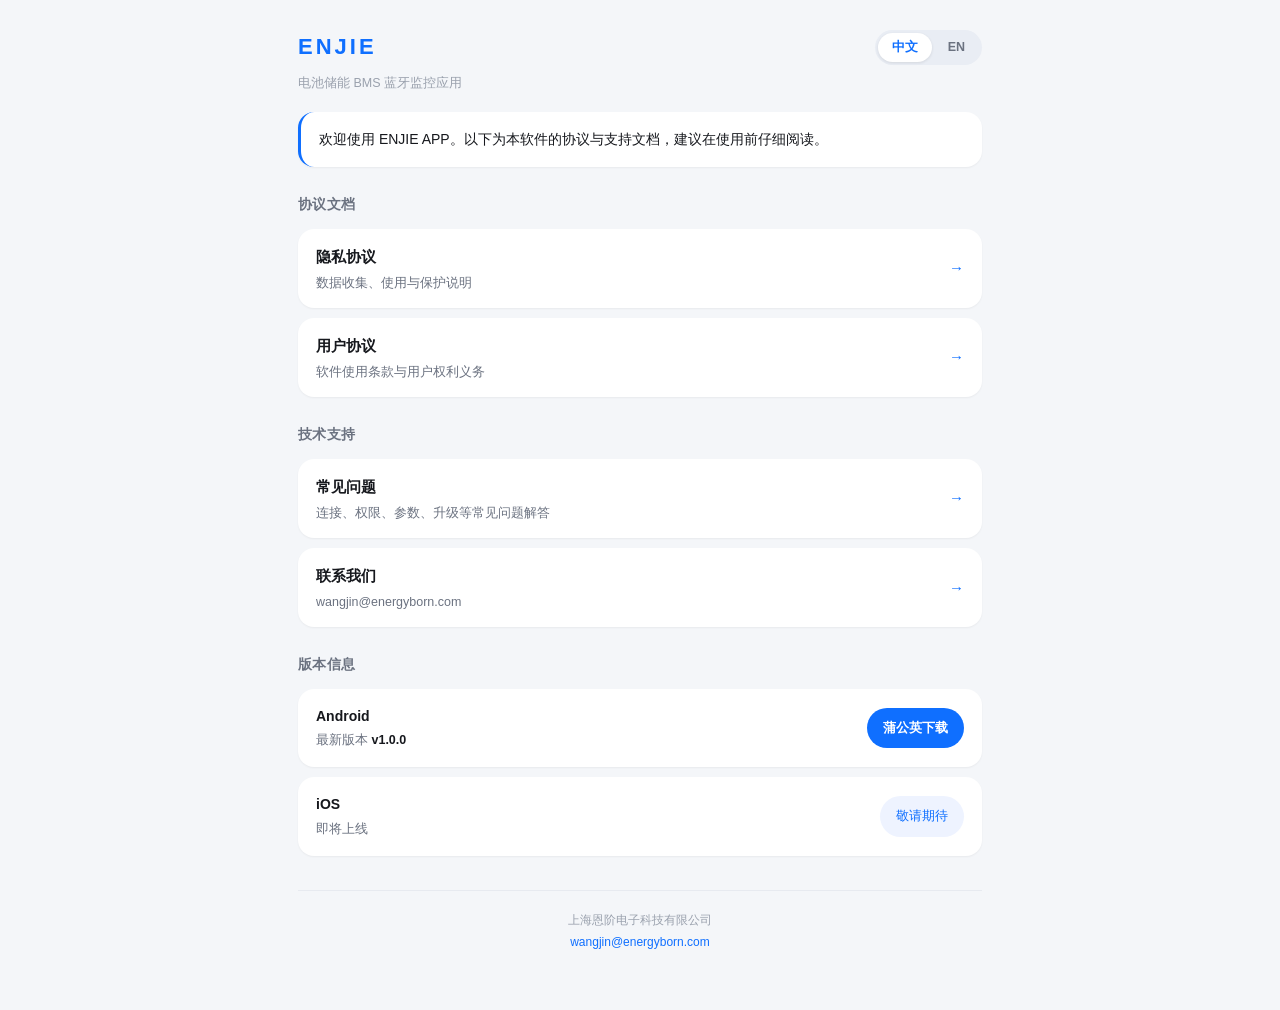
<file: index.html>
<!doctype html>
<html lang="zh-CN">
<head>
<meta charset="utf-8">
<meta name="viewport" content="width=device-width, initial-scale=1">
<title>ENJIE · 协议与支持</title>
<link rel="stylesheet" href="./style.css">
<script>
  // 首屏前应用语言偏好，避免中英文闪烁
  (function () {
    var l = 'zh';
    try { l = localStorage.getItem('enjie-lang') === 'en' ? 'en' : 'zh'; } catch (e) {}
    document.documentElement.className = 'lang-' + l;
  })();
</script>
</head>
<body class="lang-zh">
<main>
  <div class="top">
    <a class="brand" href="./index.html">ENJIE</a>
    <div class="lang">
      <button type="button" data-set-lang="zh">中文</button>
      <button type="button" data-set-lang="en">EN</button>
    </div>
  </div>

  <p class="tagline">
    <span class="zh">电池储能 BMS 蓝牙监控应用</span>
    <span class="en">Battery Energy Storage BMS Bluetooth Monitoring App</span>
  </p>

  <p class="lead">
    <span class="zh">欢迎使用 ENJIE APP。以下为本软件的协议与支持文档，建议在使用前仔细阅读。</span>
    <span class="en">Welcome to the ENJIE APP. Please read the documents below before using the app.</span>
  </p>

  <section>
    <h2><span class="zh">协议文档</span><span class="en">Documents</span></h2>
    <ul class="cards">
      <li>
        <a class="zh" href="./privacy.html">
          <span class="t">隐私协议</span>
          <span class="d">数据收集、使用与保护说明</span>
        </a>
        <a class="en" href="./privacy-en.html">
          <span class="t">Privacy Policy</span>
          <span class="d">Data collection, use and protection</span>
        </a>
      </li>
      <li>
        <a class="zh" href="./agreement.html">
          <span class="t">用户协议</span>
          <span class="d">软件使用条款与用户权利义务</span>
        </a>
        <a class="en" href="./agreement-en.html">
          <span class="t">User Agreement</span>
          <span class="d">Terms of use and your rights and obligations</span>
        </a>
      </li>
    </ul>
  </section>

  <section>
    <h2><span class="zh">技术支持</span><span class="en">Support</span></h2>
    <ul class="cards">
      <li>
        <a href="./support.html">
          <span class="t zh">常见问题</span><span class="t en">FAQ</span>
          <span class="d zh">连接、权限、参数、升级等常见问题解答</span>
          <span class="d en">Connection, permissions, settings and firmware upgrade</span>
        </a>
      </li>
      <li>
        <a href="mailto:wangjin@energyborn.com">
          <span class="t zh">联系我们</span><span class="t en">Contact us</span>
          <span class="d zh">wangjin@energyborn.com</span>
          <span class="d en">wangjin@energyborn.com</span>
        </a>
      </li>
    </ul>
  </section>

  <section>
    <h2><span class="zh">版本信息</span><span class="en">Version</span></h2>
    <div class="rows">
      <div class="row">
        <div class="grow">
          <div class="rt">Android</div>
          <div class="rd">
            <span class="zh">最新版本 <b id="android-version">请见下载页</b></span>
            <span class="en">Latest <b id="android-version-en">See download page</b></span>
          </div>
        </div>
        <a class="btn" href="https://www.pgyer.com/enjie-android" target="_blank" rel="noopener">
          <span class="zh">蒲公英下载</span><span class="en">Download</span>
        </a>
      </div>
      <div class="row">
        <div class="grow">
          <div class="rt">iOS</div>
          <div class="rd">
            <span class="zh">即将上线</span><span class="en">Coming soon</span>
          </div>
        </div>
        <span class="btn ghost"><span class="zh">敬请期待</span><span class="en">Stay tuned</span></span>
      </div>
    </div>
  </section>

  <footer>
    <span class="zh">上海恩阶电子科技有限公司</span>
    <span class="en">Shanghai Enjie Electronic Technology Co., Ltd.</span><br>
    <a href="mailto:wangjin@energyborn.com">wangjin@energyborn.com</a>
  </footer>
</main>
<script src="./site.js"></script>
<script>
  // 版本号从 version.json 读取，避免两处维护
  fetch('./version.json')
    .then(function (r) { return r.ok ? r.json() : null; })
    .then(function (json) {
      var v = json && json.android && json.android.latest_version;
      if (!v) return;
      var zh = document.getElementById('android-version');
      var en = document.getElementById('android-version-en');
      if (zh) zh.textContent = 'v' + v;
      if (en) en.textContent = 'v' + v;
    })
    .catch(function () { /* 读取失败保留兜底文案 */ });
</script>
</body>
</html>
</file>
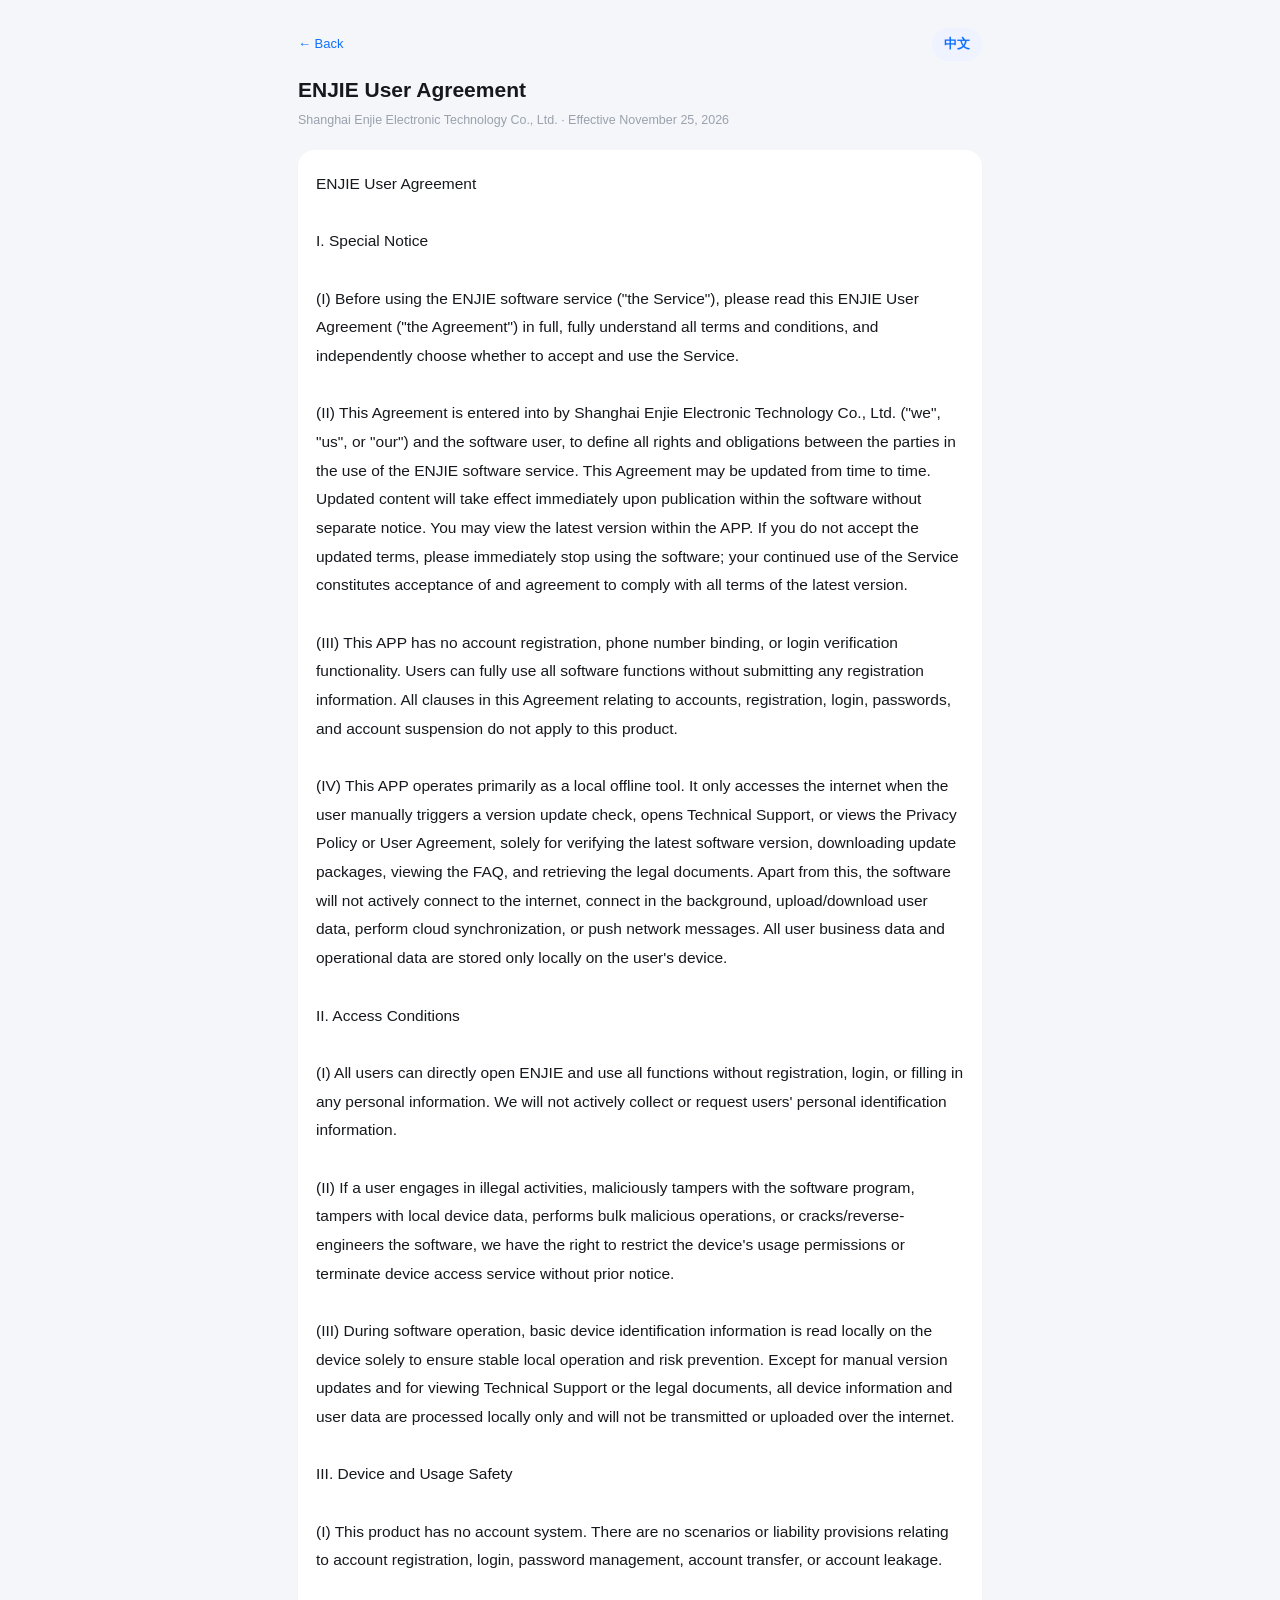
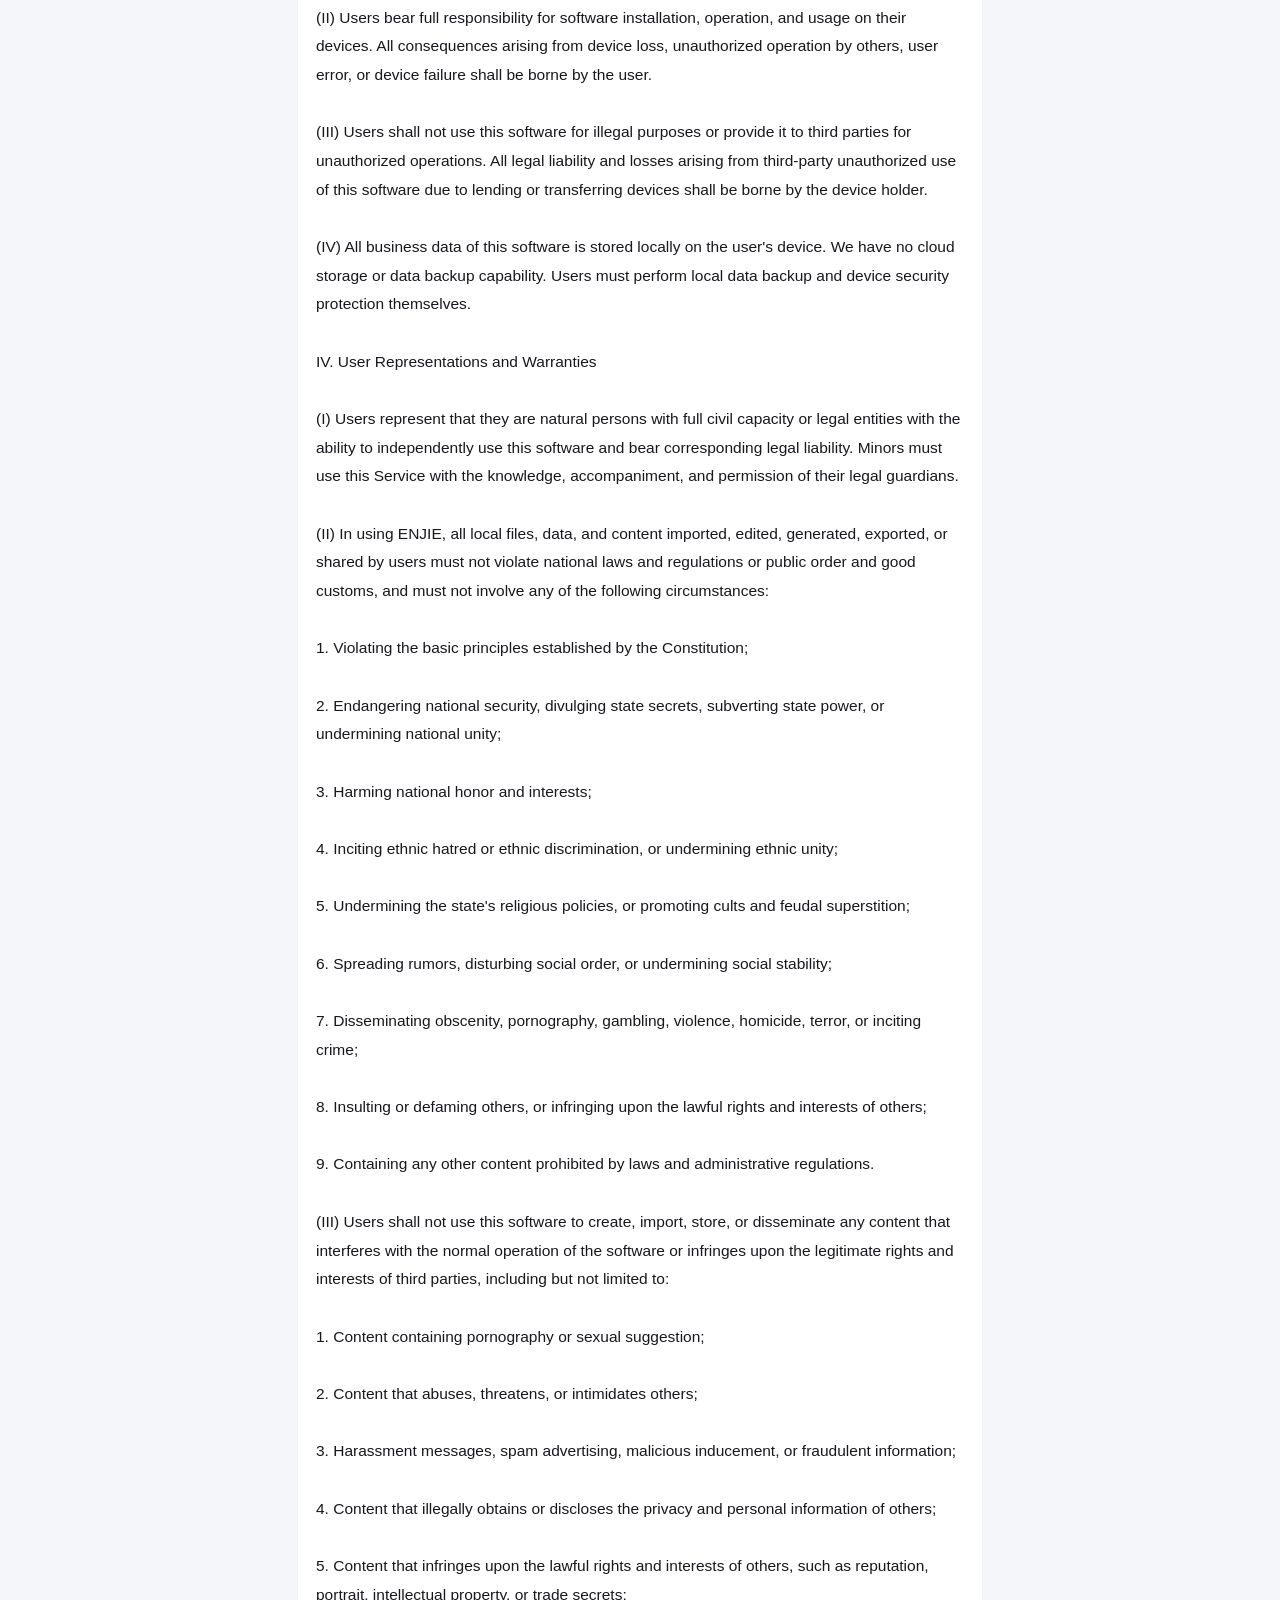
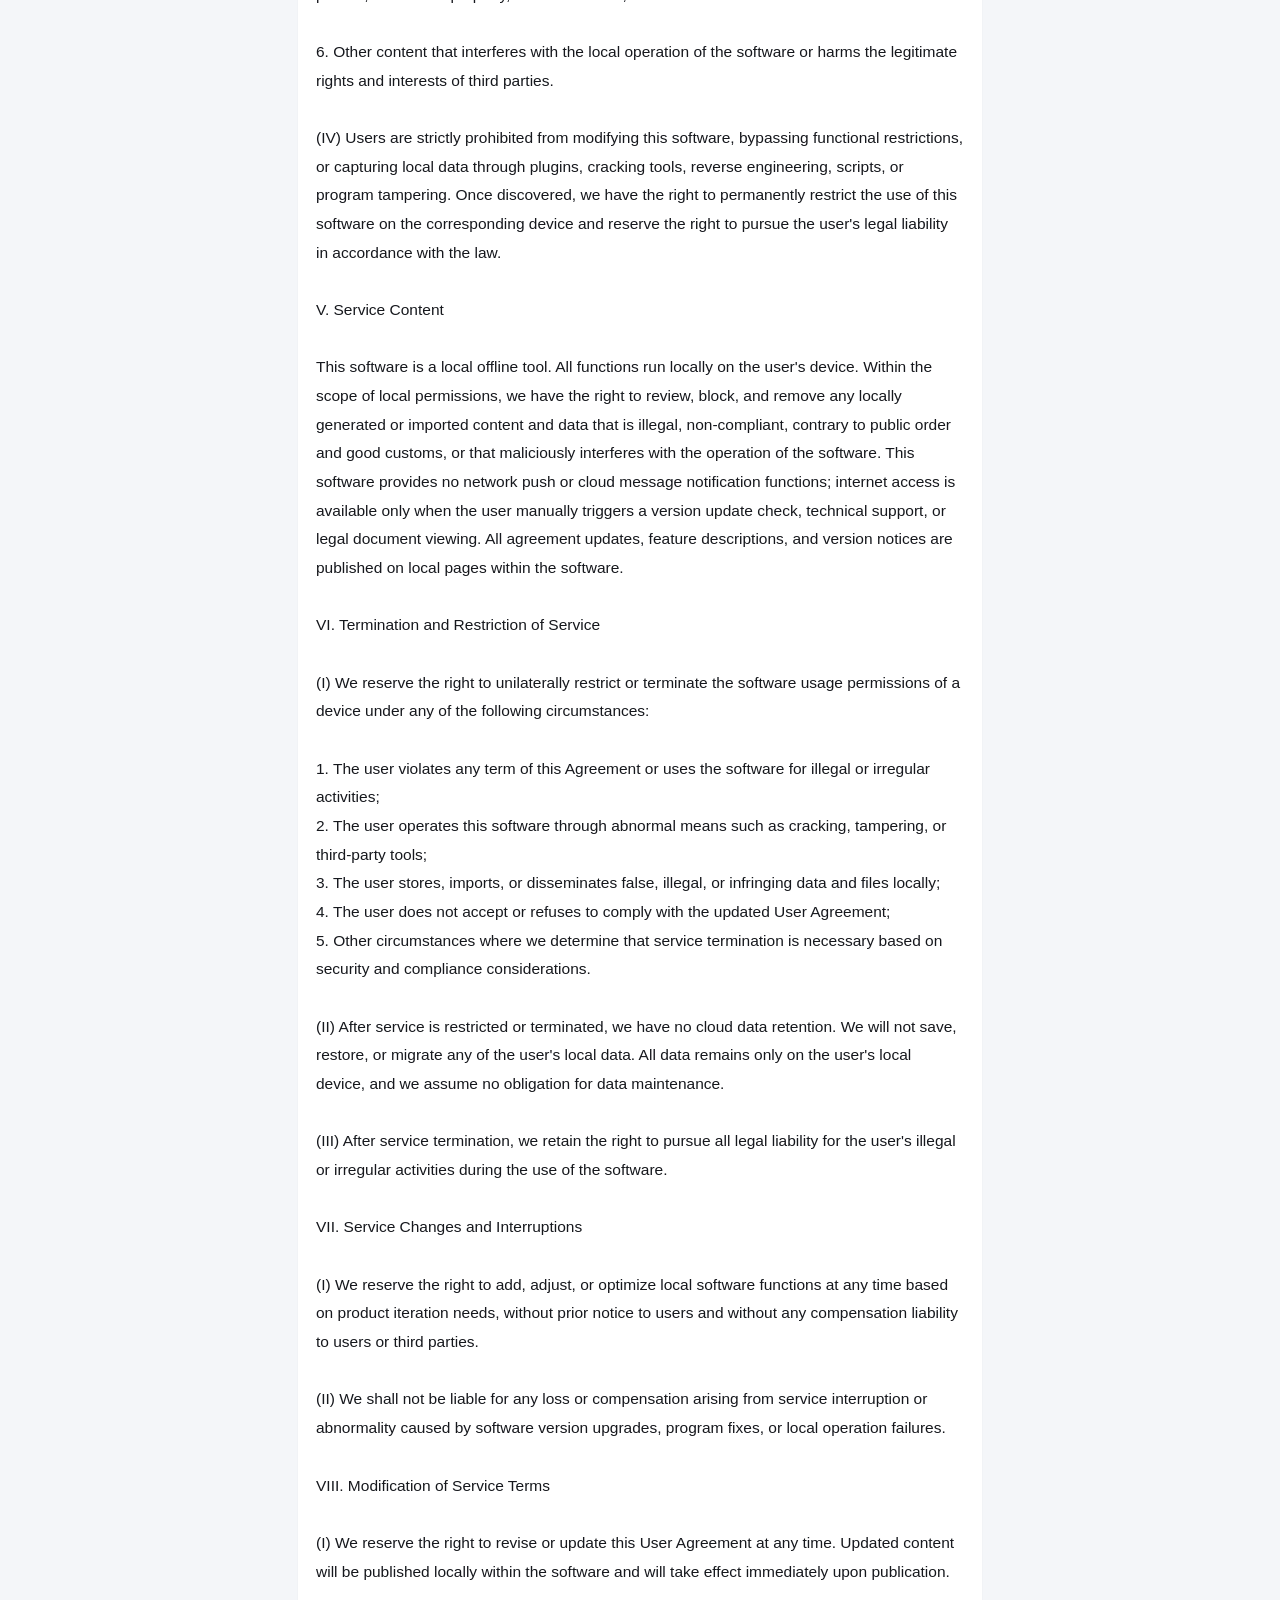
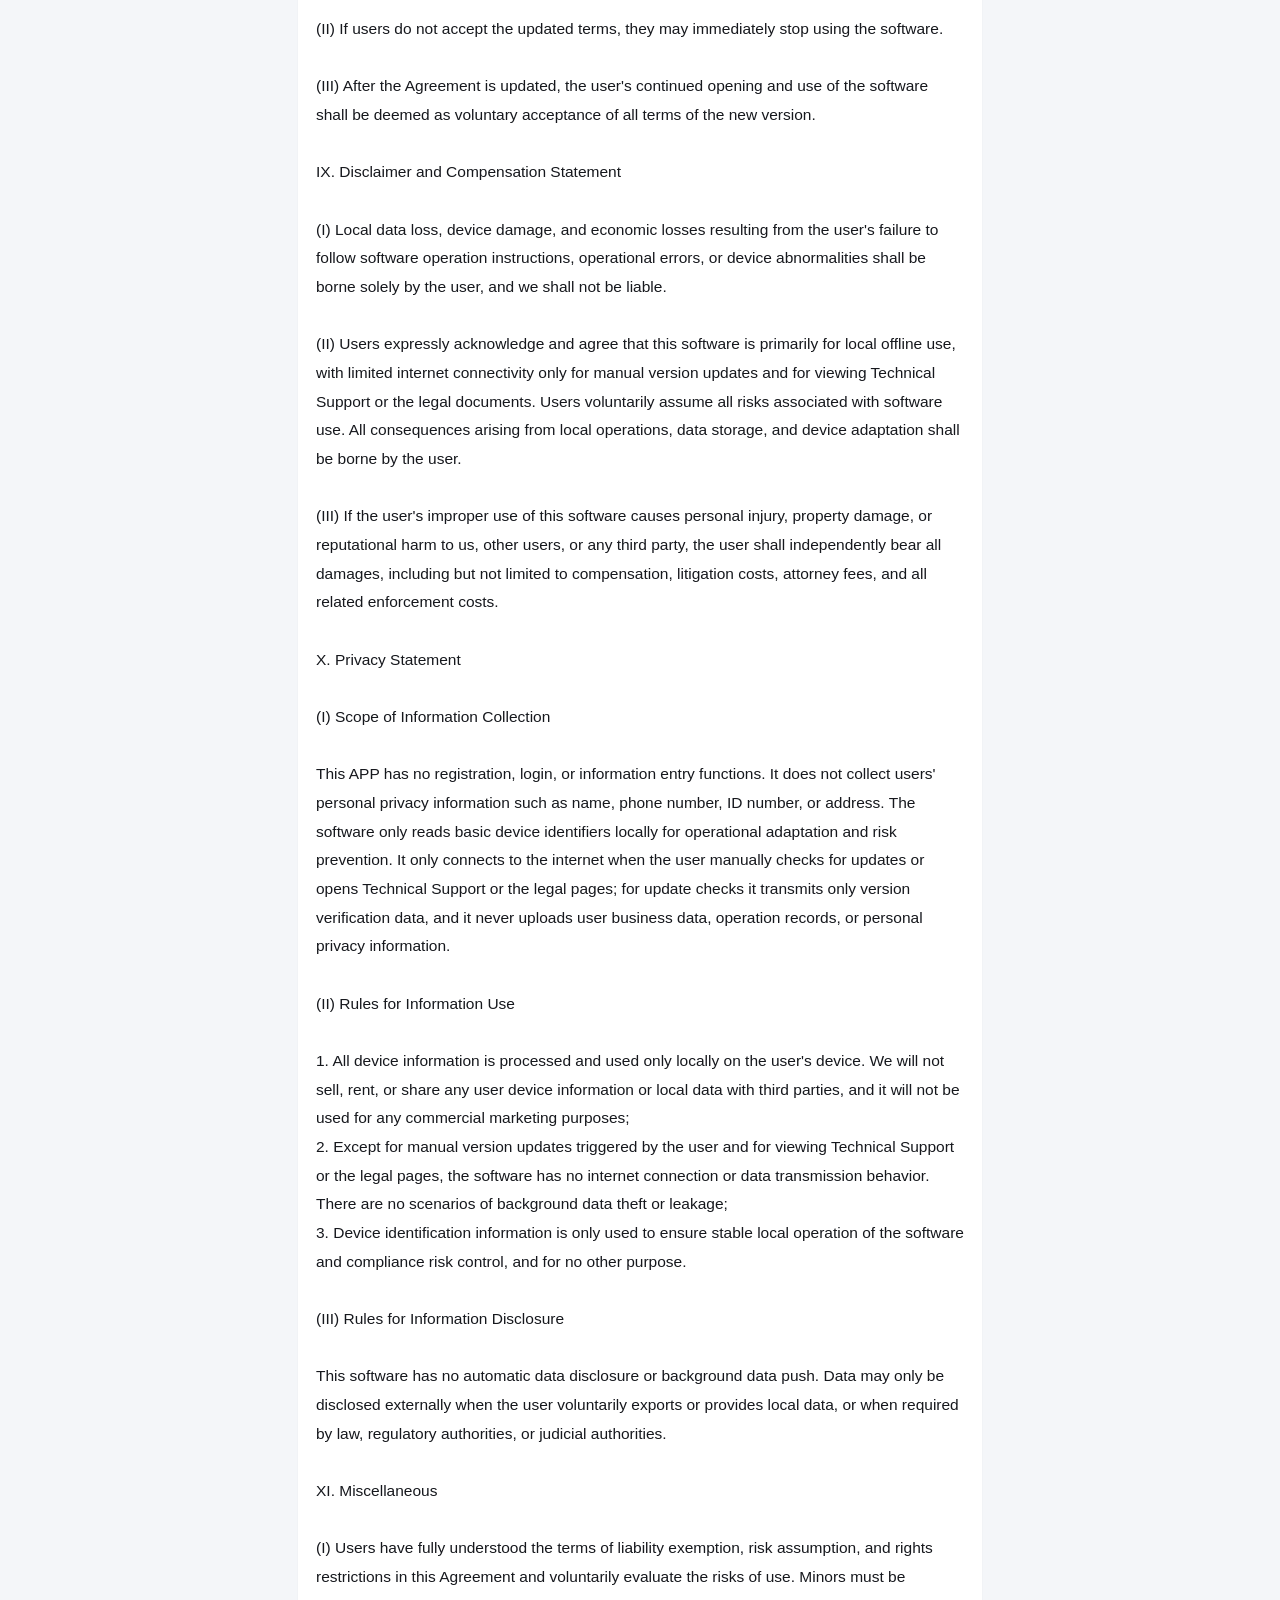
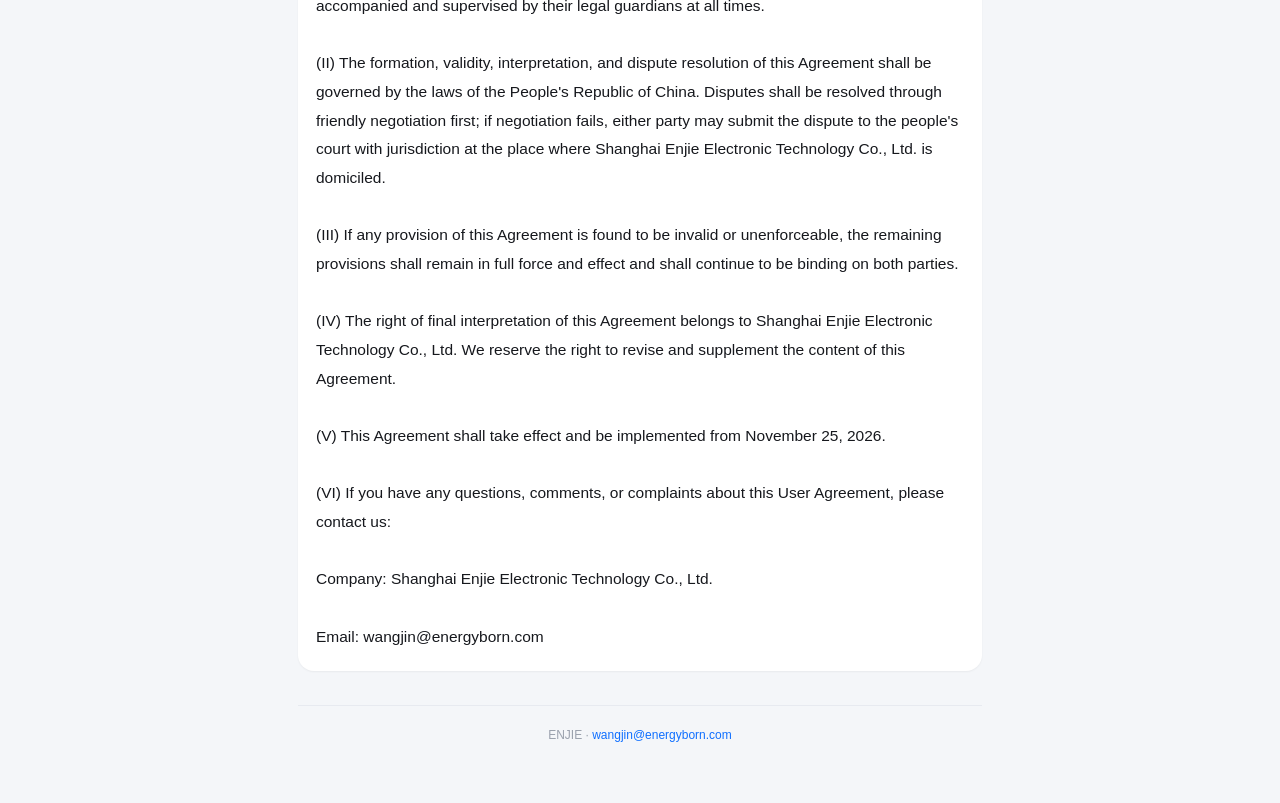
<file: agreement-en.html>
<!doctype html>
<html lang="en">
<head>
<meta charset="utf-8">
<meta name="viewport" content="width=device-width, initial-scale=1">
<title>ENJIE User Agreement</title>
<link rel="stylesheet" href="./style.css">
</head>
<body>
<main>
  <div class="doc-top">
    <a href="./index.html">&larr; Back</a>
    <a class="switch" href="./agreement.html">中文</a>
  </div>
  <h1>ENJIE User Agreement</h1>
  <p class="meta">Shanghai Enjie Electronic Technology Co., Ltd. · Effective November 25, 2026</p>
  <article>ENJIE User Agreement

I. Special Notice

(I) Before using the ENJIE software service ("the Service"), please read this ENJIE User Agreement ("the Agreement") in full, fully understand all terms and conditions, and independently choose whether to accept and use the Service.

(II) This Agreement is entered into by Shanghai Enjie Electronic Technology Co., Ltd. ("we", "us", or "our") and the software user, to define all rights and obligations between the parties in the use of the ENJIE software service. This Agreement may be updated from time to time. Updated content will take effect immediately upon publication within the software without separate notice. You may view the latest version within the APP. If you do not accept the updated terms, please immediately stop using the software; your continued use of the Service constitutes acceptance of and agreement to comply with all terms of the latest version.

(III) This APP has no account registration, phone number binding, or login verification functionality. Users can fully use all software functions without submitting any registration information. All clauses in this Agreement relating to accounts, registration, login, passwords, and account suspension do not apply to this product.

(IV) This APP operates primarily as a local offline tool. It only accesses the internet when the user manually triggers a version update check, opens Technical Support, or views the Privacy Policy or User Agreement, solely for verifying the latest software version, downloading update packages, viewing the FAQ, and retrieving the legal documents. Apart from this, the software will not actively connect to the internet, connect in the background, upload/download user data, perform cloud synchronization, or push network messages. All user business data and operational data are stored only locally on the user's device.

II. Access Conditions

(I) All users can directly open ENJIE and use all functions without registration, login, or filling in any personal information. We will not actively collect or request users' personal identification information.

(II) If a user engages in illegal activities, maliciously tampers with the software program, tampers with local device data, performs bulk malicious operations, or cracks/reverse-engineers the software, we have the right to restrict the device's usage permissions or terminate device access service without prior notice.

(III) During software operation, basic device identification information is read locally on the device solely to ensure stable local operation and risk prevention. Except for manual version updates and for viewing Technical Support or the legal documents, all device information and user data are processed locally only and will not be transmitted or uploaded over the internet.

III. Device and Usage Safety

(I) This product has no account system. There are no scenarios or liability provisions relating to account registration, login, password management, account transfer, or account leakage.

(II) Users bear full responsibility for software installation, operation, and usage on their devices. All consequences arising from device loss, unauthorized operation by others, user error, or device failure shall be borne by the user.

(III) Users shall not use this software for illegal purposes or provide it to third parties for unauthorized operations. All legal liability and losses arising from third-party unauthorized use of this software due to lending or transferring devices shall be borne by the device holder.

(IV) All business data of this software is stored locally on the user's device. We have no cloud storage or data backup capability. Users must perform local data backup and device security protection themselves.

IV. User Representations and Warranties

(I) Users represent that they are natural persons with full civil capacity or legal entities with the ability to independently use this software and bear corresponding legal liability. Minors must use this Service with the knowledge, accompaniment, and permission of their legal guardians.

(II) In using ENJIE, all local files, data, and content imported, edited, generated, exported, or shared by users must not violate national laws and regulations or public order and good customs, and must not involve any of the following circumstances:

1. Violating the basic principles established by the Constitution;

2. Endangering national security, divulging state secrets, subverting state power, or undermining national unity;

3. Harming national honor and interests;

4. Inciting ethnic hatred or ethnic discrimination, or undermining ethnic unity;

5. Undermining the state's religious policies, or promoting cults and feudal superstition;

6. Spreading rumors, disturbing social order, or undermining social stability;

7. Disseminating obscenity, pornography, gambling, violence, homicide, terror, or inciting crime;

8. Insulting or defaming others, or infringing upon the lawful rights and interests of others;

9. Containing any other content prohibited by laws and administrative regulations.

(III) Users shall not use this software to create, import, store, or disseminate any content that interferes with the normal operation of the software or infringes upon the legitimate rights and interests of third parties, including but not limited to:

1. Content containing pornography or sexual suggestion;

2. Content that abuses, threatens, or intimidates others;

3. Harassment messages, spam advertising, malicious inducement, or fraudulent information;

4. Content that illegally obtains or discloses the privacy and personal information of others;

5. Content that infringes upon the lawful rights and interests of others, such as reputation, portrait, intellectual property, or trade secrets;

6. Other content that interferes with the local operation of the software or harms the legitimate rights and interests of third parties.

(IV) Users are strictly prohibited from modifying this software, bypassing functional restrictions, or capturing local data through plugins, cracking tools, reverse engineering, scripts, or program tampering. Once discovered, we have the right to permanently restrict the use of this software on the corresponding device and reserve the right to pursue the user's legal liability in accordance with the law.

V. Service Content

This software is a local offline tool. All functions run locally on the user's device. Within the scope of local permissions, we have the right to review, block, and remove any locally generated or imported content and data that is illegal, non-compliant, contrary to public order and good customs, or that maliciously interferes with the operation of the software. This software provides no network push or cloud message notification functions; internet access is available only when the user manually triggers a version update check, technical support, or legal document viewing. All agreement updates, feature descriptions, and version notices are published on local pages within the software.

VI. Termination and Restriction of Service

(I) We reserve the right to unilaterally restrict or terminate the software usage permissions of a device under any of the following circumstances:

1. The user violates any term of this Agreement or uses the software for illegal or irregular activities;
2. The user operates this software through abnormal means such as cracking, tampering, or third-party tools;
3. The user stores, imports, or disseminates false, illegal, or infringing data and files locally;
4. The user does not accept or refuses to comply with the updated User Agreement;
5. Other circumstances where we determine that service termination is necessary based on security and compliance considerations.

(II) After service is restricted or terminated, we have no cloud data retention. We will not save, restore, or migrate any of the user's local data. All data remains only on the user's local device, and we assume no obligation for data maintenance.

(III) After service termination, we retain the right to pursue all legal liability for the user's illegal or irregular activities during the use of the software.

VII. Service Changes and Interruptions

(I) We reserve the right to add, adjust, or optimize local software functions at any time based on product iteration needs, without prior notice to users and without any compensation liability to users or third parties.

(II) We shall not be liable for any loss or compensation arising from service interruption or abnormality caused by software version upgrades, program fixes, or local operation failures.

VIII. Modification of Service Terms

(I) We reserve the right to revise or update this User Agreement at any time. Updated content will be published locally within the software and will take effect immediately upon publication.

(II) If users do not accept the updated terms, they may immediately stop using the software.

(III) After the Agreement is updated, the user's continued opening and use of the software shall be deemed as voluntary acceptance of all terms of the new version.

IX. Disclaimer and Compensation Statement

(I) Local data loss, device damage, and economic losses resulting from the user's failure to follow software operation instructions, operational errors, or device abnormalities shall be borne solely by the user, and we shall not be liable.

(II) Users expressly acknowledge and agree that this software is primarily for local offline use, with limited internet connectivity only for manual version updates and for viewing Technical Support or the legal documents. Users voluntarily assume all risks associated with software use. All consequences arising from local operations, data storage, and device adaptation shall be borne by the user.

(III) If the user's improper use of this software causes personal injury, property damage, or reputational harm to us, other users, or any third party, the user shall independently bear all damages, including but not limited to compensation, litigation costs, attorney fees, and all related enforcement costs.

X. Privacy Statement

(I) Scope of Information Collection

This APP has no registration, login, or information entry functions. It does not collect users' personal privacy information such as name, phone number, ID number, or address. The software only reads basic device identifiers locally for operational adaptation and risk prevention. It only connects to the internet when the user manually checks for updates or opens Technical Support or the legal pages; for update checks it transmits only version verification data, and it never uploads user business data, operation records, or personal privacy information.

(II) Rules for Information Use

1. All device information is processed and used only locally on the user's device. We will not sell, rent, or share any user device information or local data with third parties, and it will not be used for any commercial marketing purposes;
2. Except for manual version updates triggered by the user and for viewing Technical Support or the legal pages, the software has no internet connection or data transmission behavior. There are no scenarios of background data theft or leakage;
3. Device identification information is only used to ensure stable local operation of the software and compliance risk control, and for no other purpose.

(III) Rules for Information Disclosure

This software has no automatic data disclosure or background data push. Data may only be disclosed externally when the user voluntarily exports or provides local data, or when required by law, regulatory authorities, or judicial authorities.

XI. Miscellaneous

(I) Users have fully understood the terms of liability exemption, risk assumption, and rights restrictions in this Agreement and voluntarily evaluate the risks of use. Minors must be accompanied and supervised by their legal guardians at all times.

(II) The formation, validity, interpretation, and dispute resolution of this Agreement shall be governed by the laws of the People's Republic of China. Disputes shall be resolved through friendly negotiation first; if negotiation fails, either party may submit the dispute to the people's court with jurisdiction at the place where Shanghai Enjie Electronic Technology Co., Ltd. is domiciled.

(III) If any provision of this Agreement is found to be invalid or unenforceable, the remaining provisions shall remain in full force and effect and shall continue to be binding on both parties.

(IV) The right of final interpretation of this Agreement belongs to Shanghai Enjie Electronic Technology Co., Ltd. We reserve the right to revise and supplement the content of this Agreement.

(V) This Agreement shall take effect and be implemented from November 25, 2026.

(VI) If you have any questions, comments, or complaints about this User Agreement, please contact us:

Company: Shanghai Enjie Electronic Technology Co., Ltd.

Email: wangjin@energyborn.com</article>
  <footer>ENJIE · <a href="mailto:wangjin@energyborn.com">wangjin@energyborn.com</a></footer>
</main>
</body>
</html>
</file>
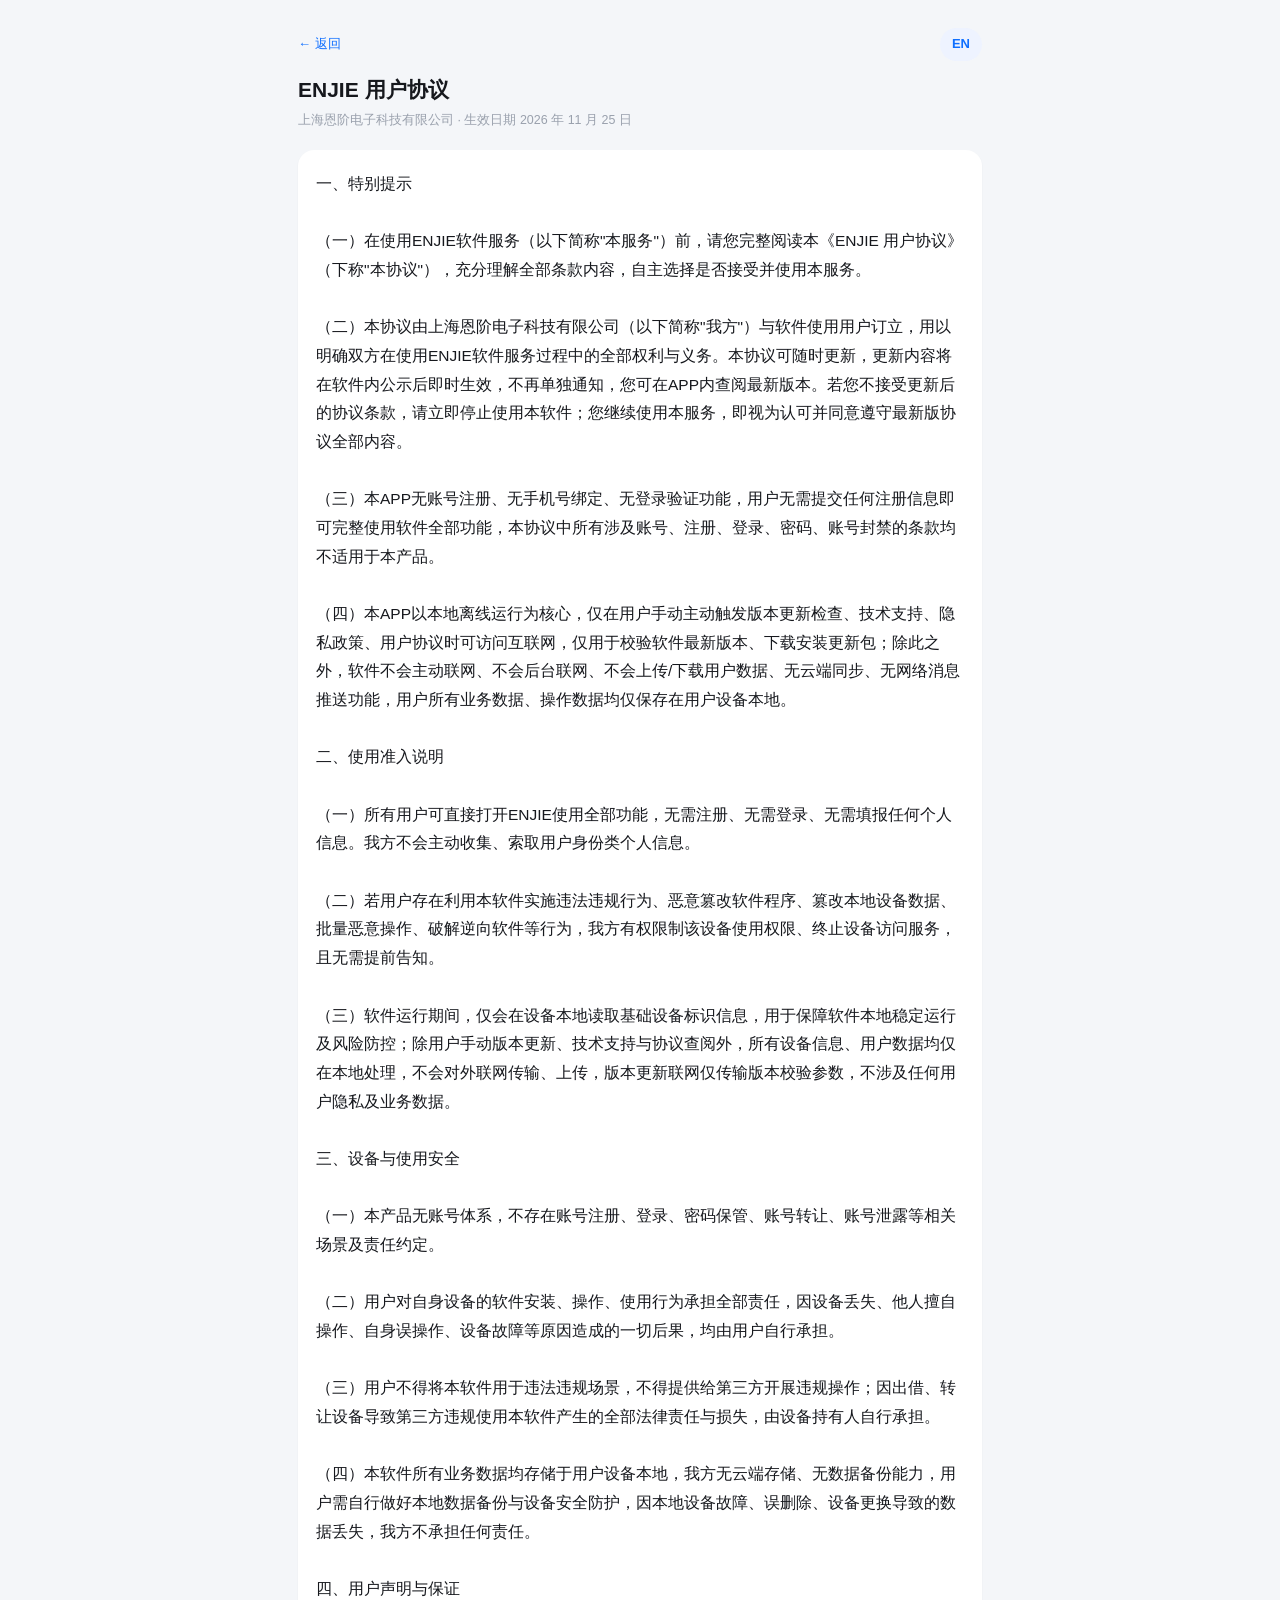
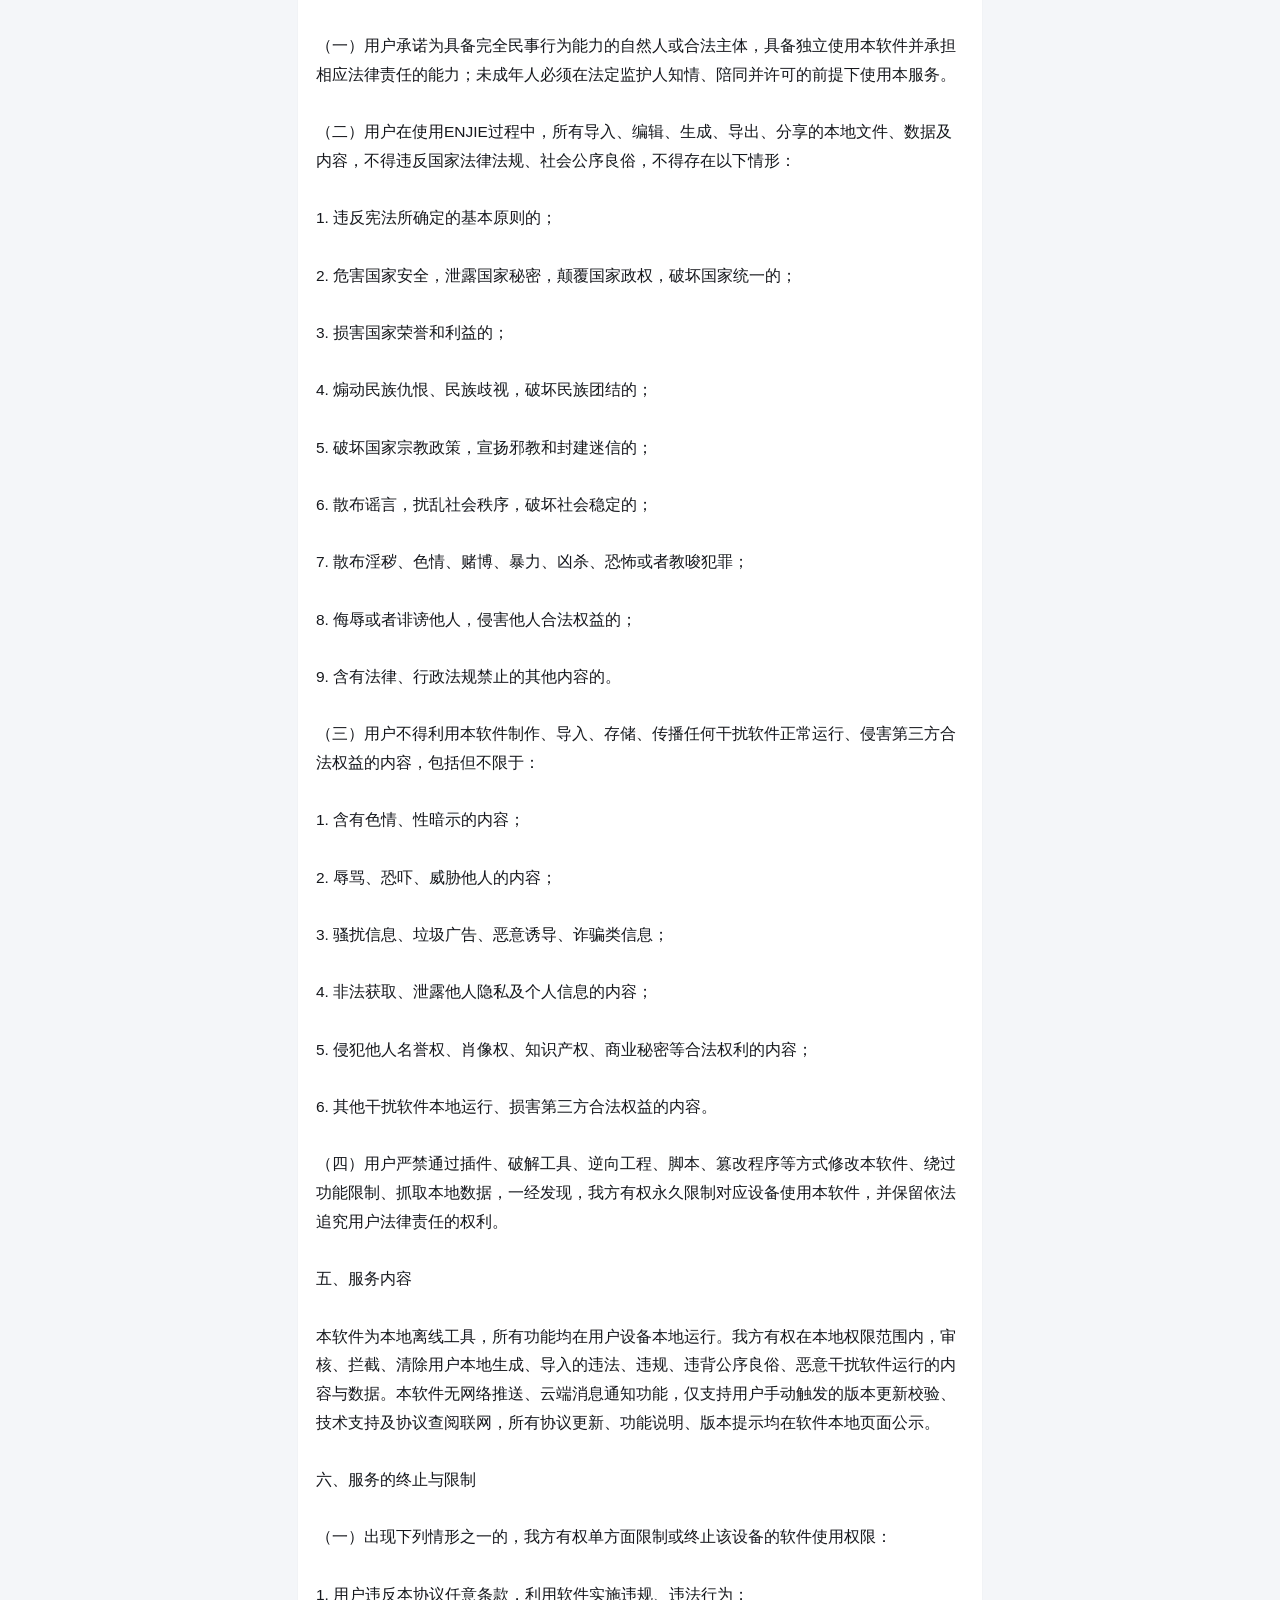
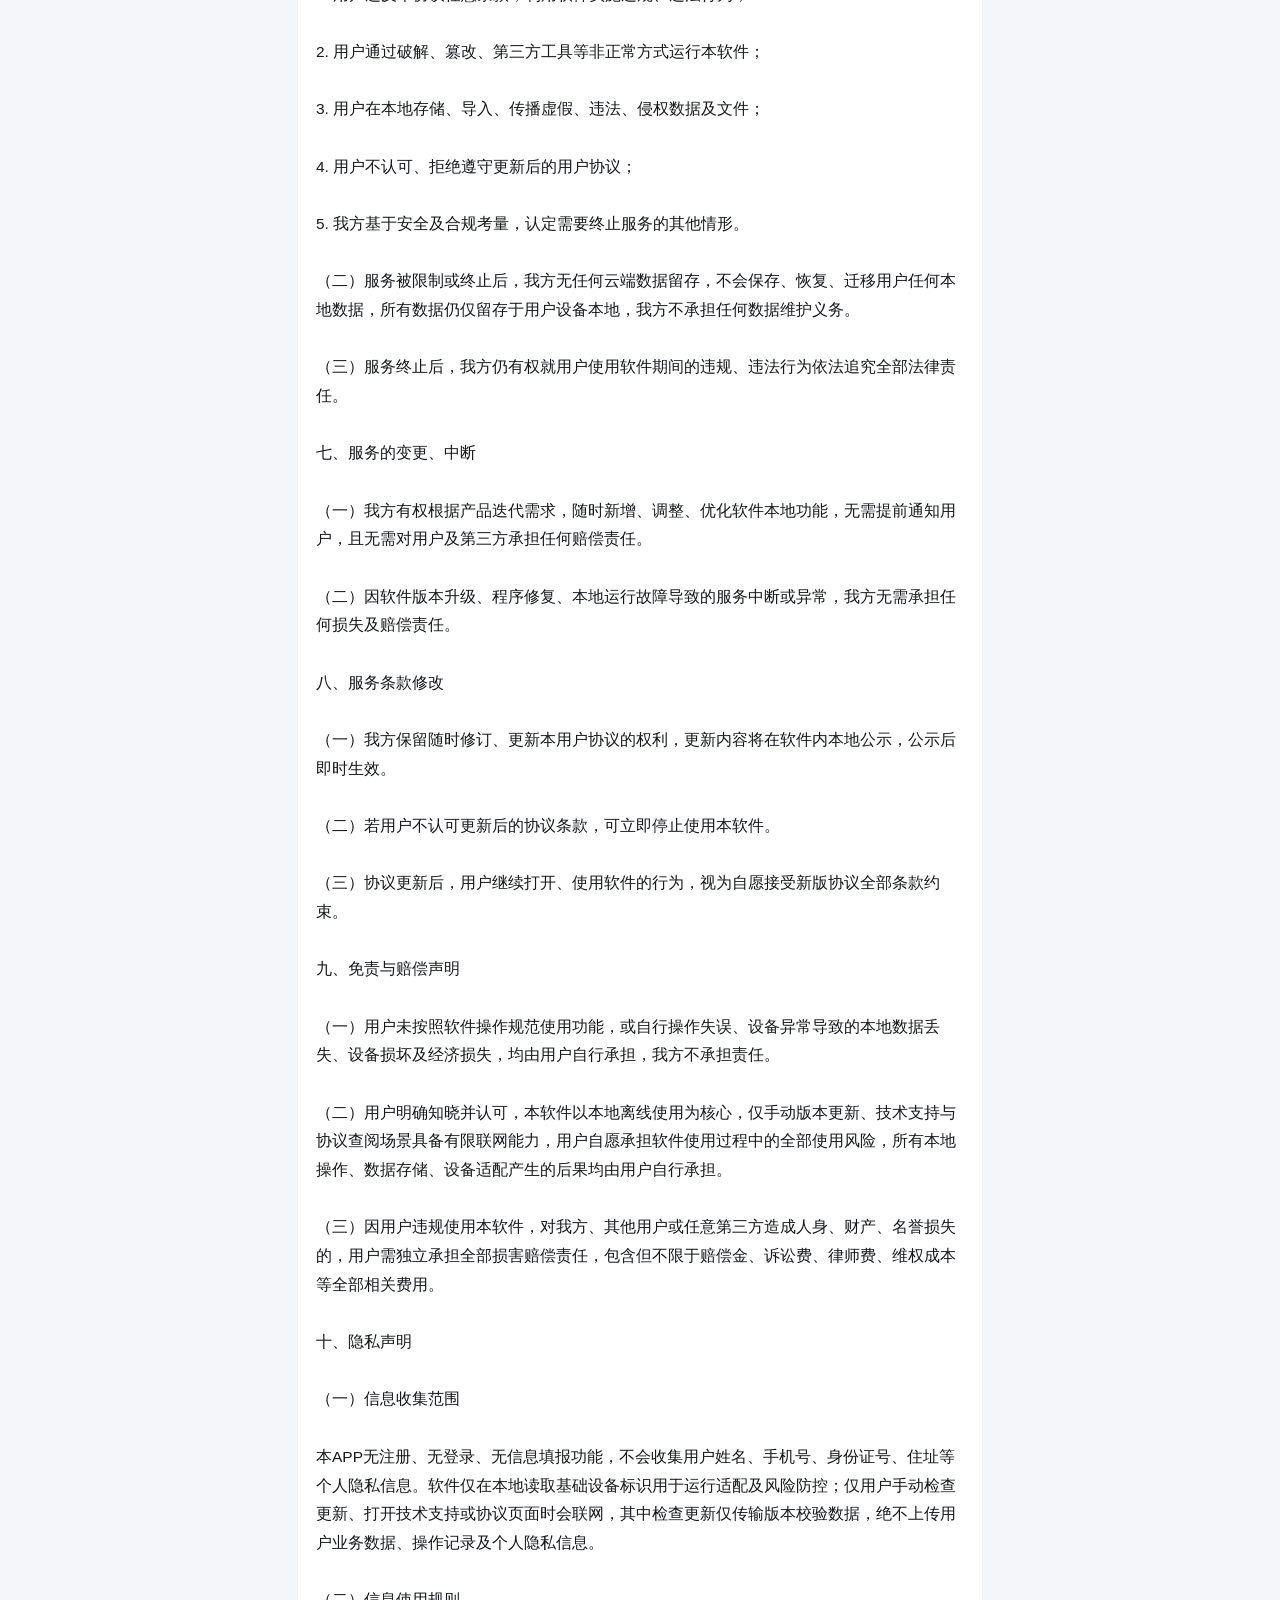
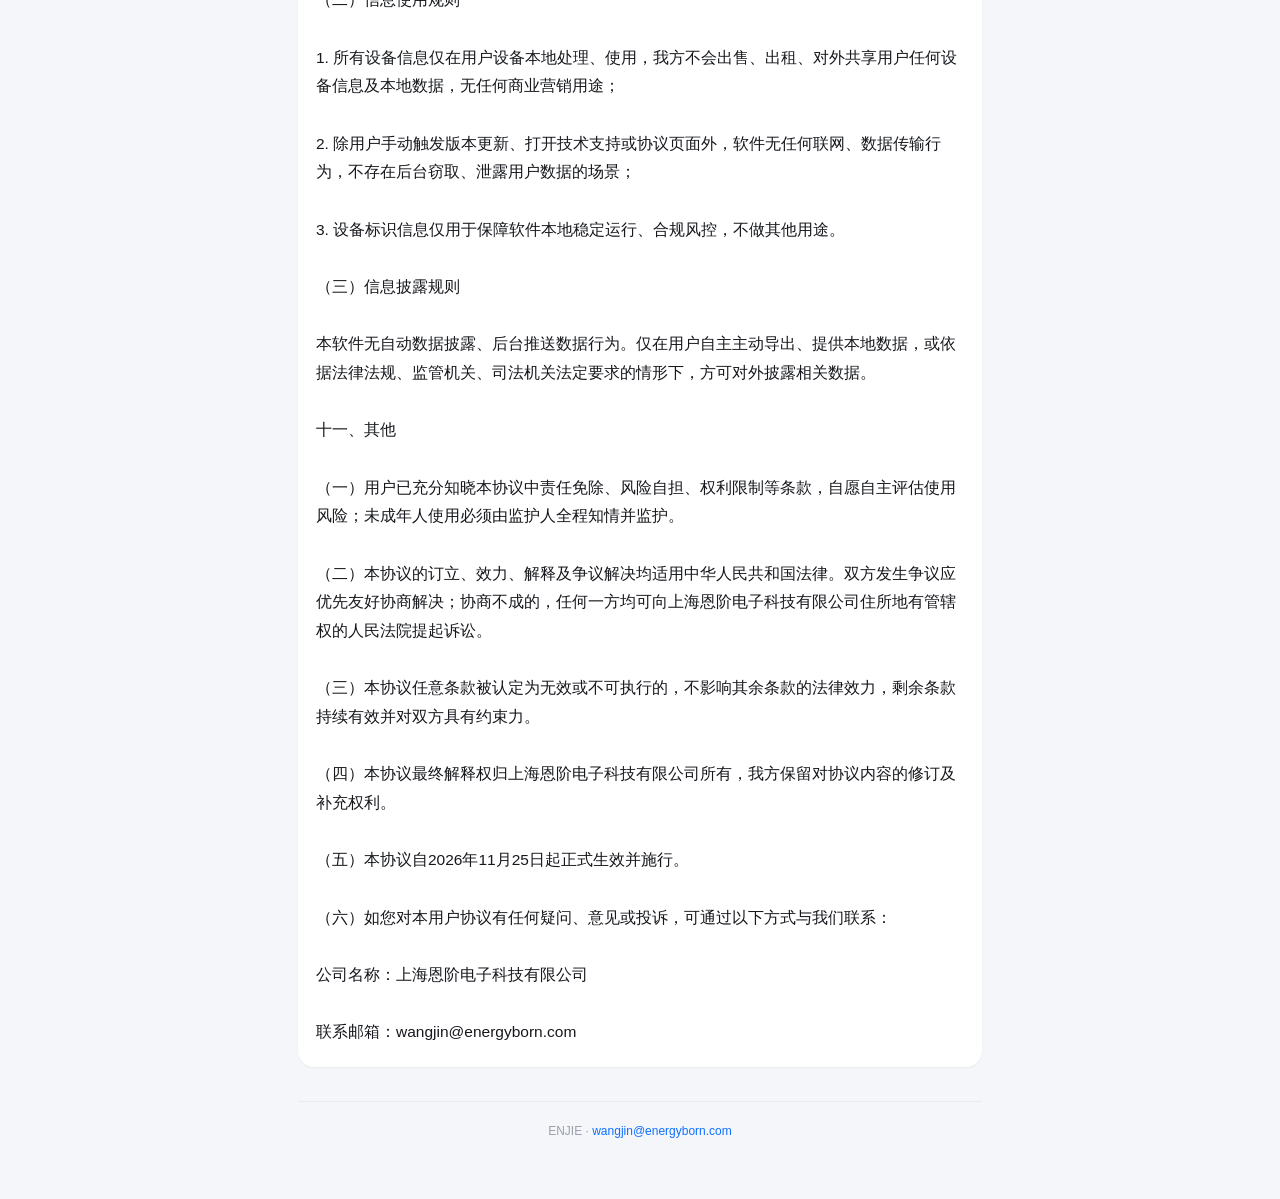
<file: agreement.html>
<!doctype html>
<html lang="zh-CN">
<head>
<meta charset="utf-8">
<meta name="viewport" content="width=device-width, initial-scale=1">
<title>ENJIE 用户协议</title>
<link rel="stylesheet" href="./style.css">
</head>
<body>
<main>
  <div class="doc-top">
    <a href="./index.html">&larr; 返回</a>
    <a class="switch" href="./agreement-en.html">EN</a>
  </div>
  <h1>ENJIE 用户协议</h1>
  <p class="meta">上海恩阶电子科技有限公司 · 生效日期 2026 年 11 月 25 日</p>
  <article>一、特别提示

（一）在使用ENJIE软件服务（以下简称"本服务"）前，请您完整阅读本《ENJIE 用户协议》（下称"本协议"），充分理解全部条款内容，自主选择是否接受并使用本服务。

（二）本协议由上海恩阶电子科技有限公司（以下简称"我方"）与软件使用用户订立，用以明确双方在使用ENJIE软件服务过程中的全部权利与义务。本协议可随时更新，更新内容将在软件内公示后即时生效，不再单独通知，您可在APP内查阅最新版本。若您不接受更新后的协议条款，请立即停止使用本软件；您继续使用本服务，即视为认可并同意遵守最新版协议全部内容。

（三）本APP无账号注册、无手机号绑定、无登录验证功能，用户无需提交任何注册信息即可完整使用软件全部功能，本协议中所有涉及账号、注册、登录、密码、账号封禁的条款均不适用于本产品。

（四）本APP以本地离线运行为核心，仅在用户手动主动触发版本更新检查、技术支持、隐私政策、用户协议时可访问互联网，仅用于校验软件最新版本、下载安装更新包；除此之外，软件不会主动联网、不会后台联网、不会上传/下载用户数据、无云端同步、无网络消息推送功能，用户所有业务数据、操作数据均仅保存在用户设备本地。

二、使用准入说明

（一）所有用户可直接打开ENJIE使用全部功能，无需注册、无需登录、无需填报任何个人信息。我方不会主动收集、索取用户身份类个人信息。

（二）若用户存在利用本软件实施违法违规行为、恶意篡改软件程序、篡改本地设备数据、批量恶意操作、破解逆向软件等行为，我方有权限制该设备使用权限、终止设备访问服务，且无需提前告知。

（三）软件运行期间，仅会在设备本地读取基础设备标识信息，用于保障软件本地稳定运行及风险防控；除用户手动版本更新、技术支持与协议查阅外，所有设备信息、用户数据均仅在本地处理，不会对外联网传输、上传，版本更新联网仅传输版本校验参数，不涉及任何用户隐私及业务数据。

三、设备与使用安全

（一）本产品无账号体系，不存在账号注册、登录、密码保管、账号转让、账号泄露等相关场景及责任约定。

（二）用户对自身设备的软件安装、操作、使用行为承担全部责任，因设备丢失、他人擅自操作、自身误操作、设备故障等原因造成的一切后果，均由用户自行承担。

（三）用户不得将本软件用于违法违规场景，不得提供给第三方开展违规操作；因出借、转让设备导致第三方违规使用本软件产生的全部法律责任与损失，由设备持有人自行承担。

（四）本软件所有业务数据均存储于用户设备本地，我方无云端存储、无数据备份能力，用户需自行做好本地数据备份与设备安全防护，因本地设备故障、误删除、设备更换导致的数据丢失，我方不承担任何责任。

四、用户声明与保证

（一）用户承诺为具备完全民事行为能力的自然人或合法主体，具备独立使用本软件并承担相应法律责任的能力；未成年人必须在法定监护人知情、陪同并许可的前提下使用本服务。

（二）用户在使用ENJIE过程中，所有导入、编辑、生成、导出、分享的本地文件、数据及内容，不得违反国家法律法规、社会公序良俗，不得存在以下情形：

1. 违反宪法所确定的基本原则的；

2. 危害国家安全，泄露国家秘密，颠覆国家政权，破坏国家统一的；

3. 损害国家荣誉和利益的；

4. 煽动民族仇恨、民族歧视，破坏民族团结的；

5. 破坏国家宗教政策，宣扬邪教和封建迷信的；

6. 散布谣言，扰乱社会秩序，破坏社会稳定的；

7. 散布淫秽、色情、赌博、暴力、凶杀、恐怖或者教唆犯罪；

8. 侮辱或者诽谤他人，侵害他人合法权益的；

9. 含有法律、行政法规禁止的其他内容的。

（三）用户不得利用本软件制作、导入、存储、传播任何干扰软件正常运行、侵害第三方合法权益的内容，包括但不限于：

1. 含有色情、性暗示的内容；

2. 辱骂、恐吓、威胁他人的内容；

3. 骚扰信息、垃圾广告、恶意诱导、诈骗类信息；

4. 非法获取、泄露他人隐私及个人信息的内容；

5. 侵犯他人名誉权、肖像权、知识产权、商业秘密等合法权利的内容；

6. 其他干扰软件本地运行、损害第三方合法权益的内容。

（四）用户严禁通过插件、破解工具、逆向工程、脚本、篡改程序等方式修改本软件、绕过功能限制、抓取本地数据，一经发现，我方有权永久限制对应设备使用本软件，并保留依法追究用户法律责任的权利。

五、服务内容

本软件为本地离线工具，所有功能均在用户设备本地运行。我方有权在本地权限范围内，审核、拦截、清除用户本地生成、导入的违法、违规、违背公序良俗、恶意干扰软件运行的内容与数据。本软件无网络推送、云端消息通知功能，仅支持用户手动触发的版本更新校验、技术支持及协议查阅联网，所有协议更新、功能说明、版本提示均在软件本地页面公示。

六、服务的终止与限制

（一）出现下列情形之一的，我方有权单方面限制或终止该设备的软件使用权限：

1. 用户违反本协议任意条款，利用软件实施违规、违法行为；

2. 用户通过破解、篡改、第三方工具等非正常方式运行本软件；

3. 用户在本地存储、导入、传播虚假、违法、侵权数据及文件；

4. 用户不认可、拒绝遵守更新后的用户协议；

5. 我方基于安全及合规考量，认定需要终止服务的其他情形。

（二）服务被限制或终止后，我方无任何云端数据留存，不会保存、恢复、迁移用户任何本地数据，所有数据仍仅留存于用户设备本地，我方不承担任何数据维护义务。

（三）服务终止后，我方仍有权就用户使用软件期间的违规、违法行为依法追究全部法律责任。

七、服务的变更、中断

（一）我方有权根据产品迭代需求，随时新增、调整、优化软件本地功能，无需提前通知用户，且无需对用户及第三方承担任何赔偿责任。

（二）因软件版本升级、程序修复、本地运行故障导致的服务中断或异常，我方无需承担任何损失及赔偿责任。

八、服务条款修改

（一）我方保留随时修订、更新本用户协议的权利，更新内容将在软件内本地公示，公示后即时生效。

（二）若用户不认可更新后的协议条款，可立即停止使用本软件。

（三）协议更新后，用户继续打开、使用软件的行为，视为自愿接受新版协议全部条款约束。

九、免责与赔偿声明

（一）用户未按照软件操作规范使用功能，或自行操作失误、设备异常导致的本地数据丢失、设备损坏及经济损失，均由用户自行承担，我方不承担责任。

（二）用户明确知晓并认可，本软件以本地离线使用为核心，仅手动版本更新、技术支持与协议查阅场景具备有限联网能力，用户自愿承担软件使用过程中的全部使用风险，所有本地操作、数据存储、设备适配产生的后果均由用户自行承担。

（三）因用户违规使用本软件，对我方、其他用户或任意第三方造成人身、财产、名誉损失的，用户需独立承担全部损害赔偿责任，包含但不限于赔偿金、诉讼费、律师费、维权成本等全部相关费用。

十、隐私声明

（一）信息收集范围

本APP无注册、无登录、无信息填报功能，不会收集用户姓名、手机号、身份证号、住址等个人隐私信息。软件仅在本地读取基础设备标识用于运行适配及风险防控；仅用户手动检查更新、打开技术支持或协议页面时会联网，其中检查更新仅传输版本校验数据，绝不上传用户业务数据、操作记录及个人隐私信息。

（二）信息使用规则

1. 所有设备信息仅在用户设备本地处理、使用，我方不会出售、出租、对外共享用户任何设备信息及本地数据，无任何商业营销用途；

2. 除用户手动触发版本更新、打开技术支持或协议页面外，软件无任何联网、数据传输行为，不存在后台窃取、泄露用户数据的场景；

3. 设备标识信息仅用于保障软件本地稳定运行、合规风控，不做其他用途。

（三）信息披露规则

本软件无自动数据披露、后台推送数据行为。仅在用户自主主动导出、提供本地数据，或依据法律法规、监管机关、司法机关法定要求的情形下，方可对外披露相关数据。

十一、其他

（一）用户已充分知晓本协议中责任免除、风险自担、权利限制等条款，自愿自主评估使用风险；未成年人使用必须由监护人全程知情并监护。

（二）本协议的订立、效力、解释及争议解决均适用中华人民共和国法律。双方发生争议应优先友好协商解决；协商不成的，任何一方均可向上海恩阶电子科技有限公司住所地有管辖权的人民法院提起诉讼。

（三）本协议任意条款被认定为无效或不可执行的，不影响其余条款的法律效力，剩余条款持续有效并对双方具有约束力。

（四）本协议最终解释权归上海恩阶电子科技有限公司所有，我方保留对协议内容的修订及补充权利。

（五）本协议自2026年11月25日起正式生效并施行。

（六）如您对本用户协议有任何疑问、意见或投诉，可通过以下方式与我们联系：

公司名称：上海恩阶电子科技有限公司

联系邮箱：wangjin@energyborn.com</article>
  <footer>ENJIE · <a href="mailto:wangjin@energyborn.com">wangjin@energyborn.com</a></footer>
</main>
</body>
</html>
</file>
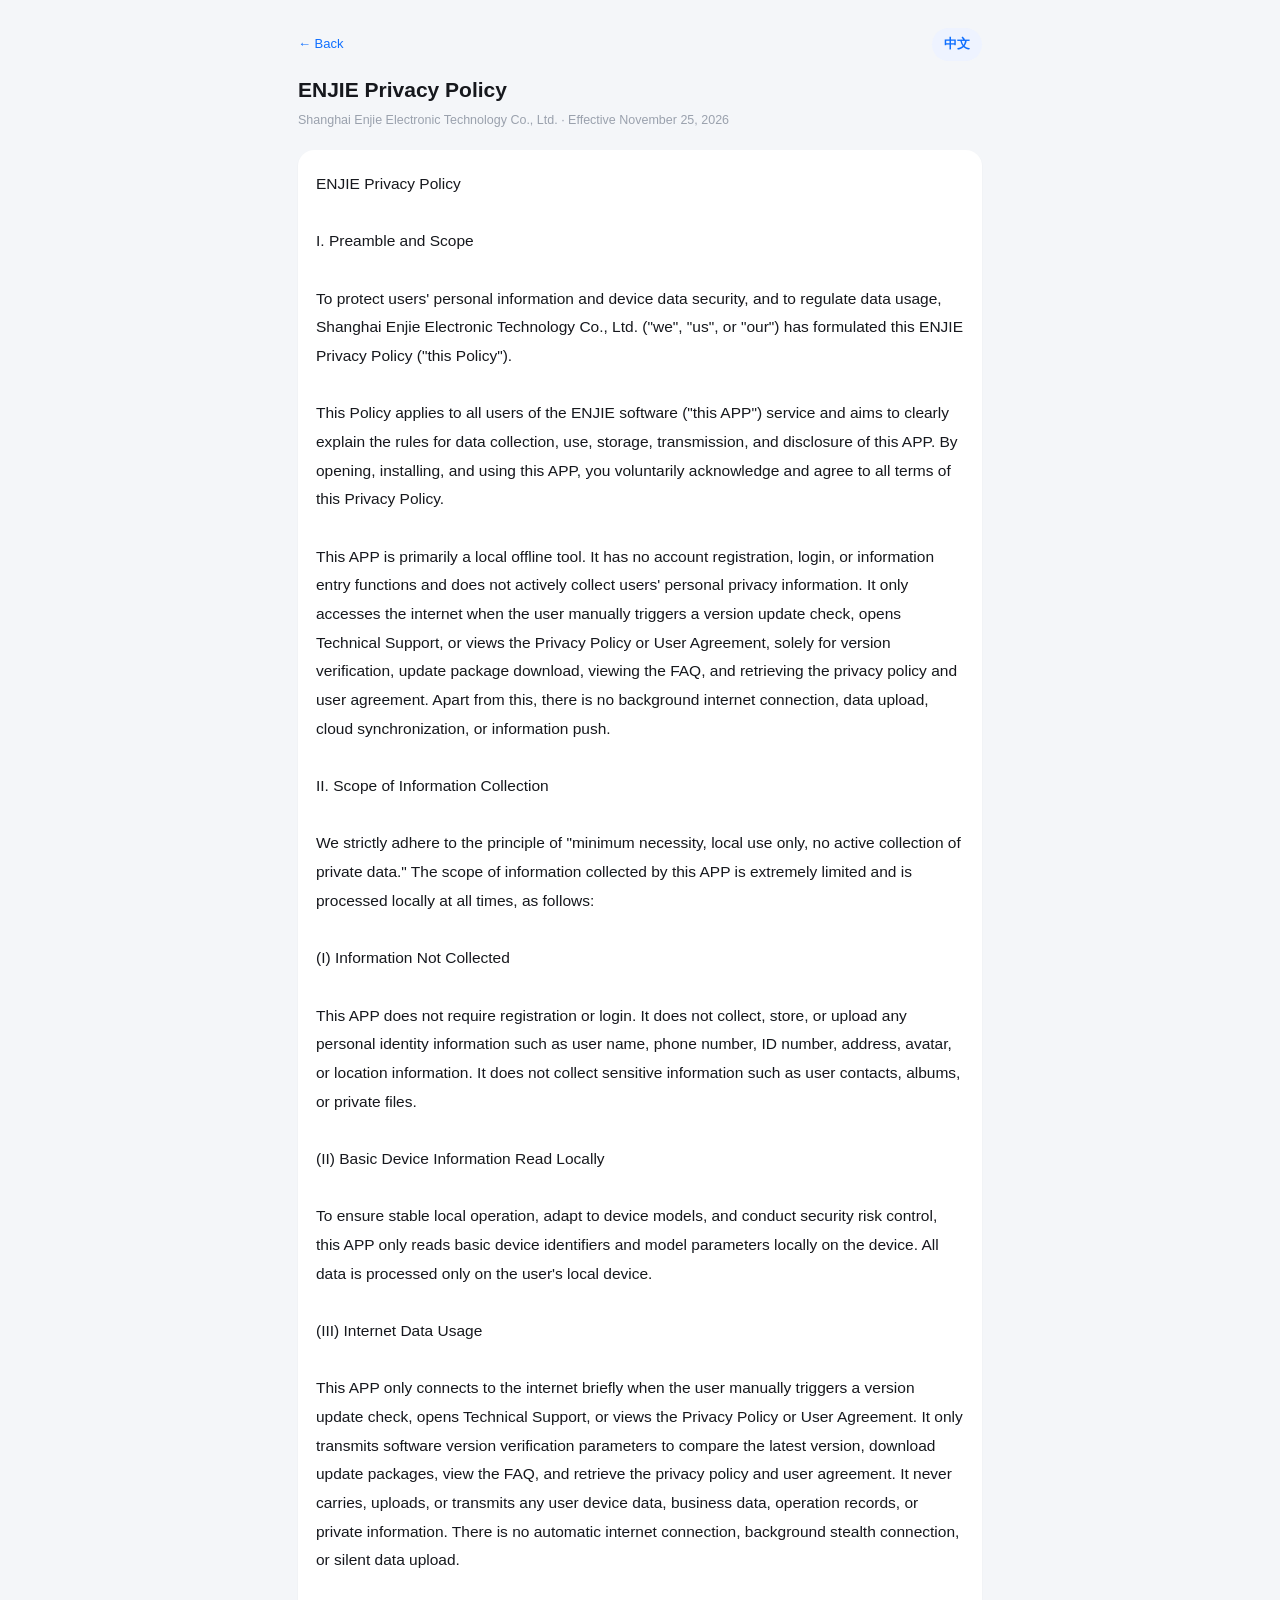
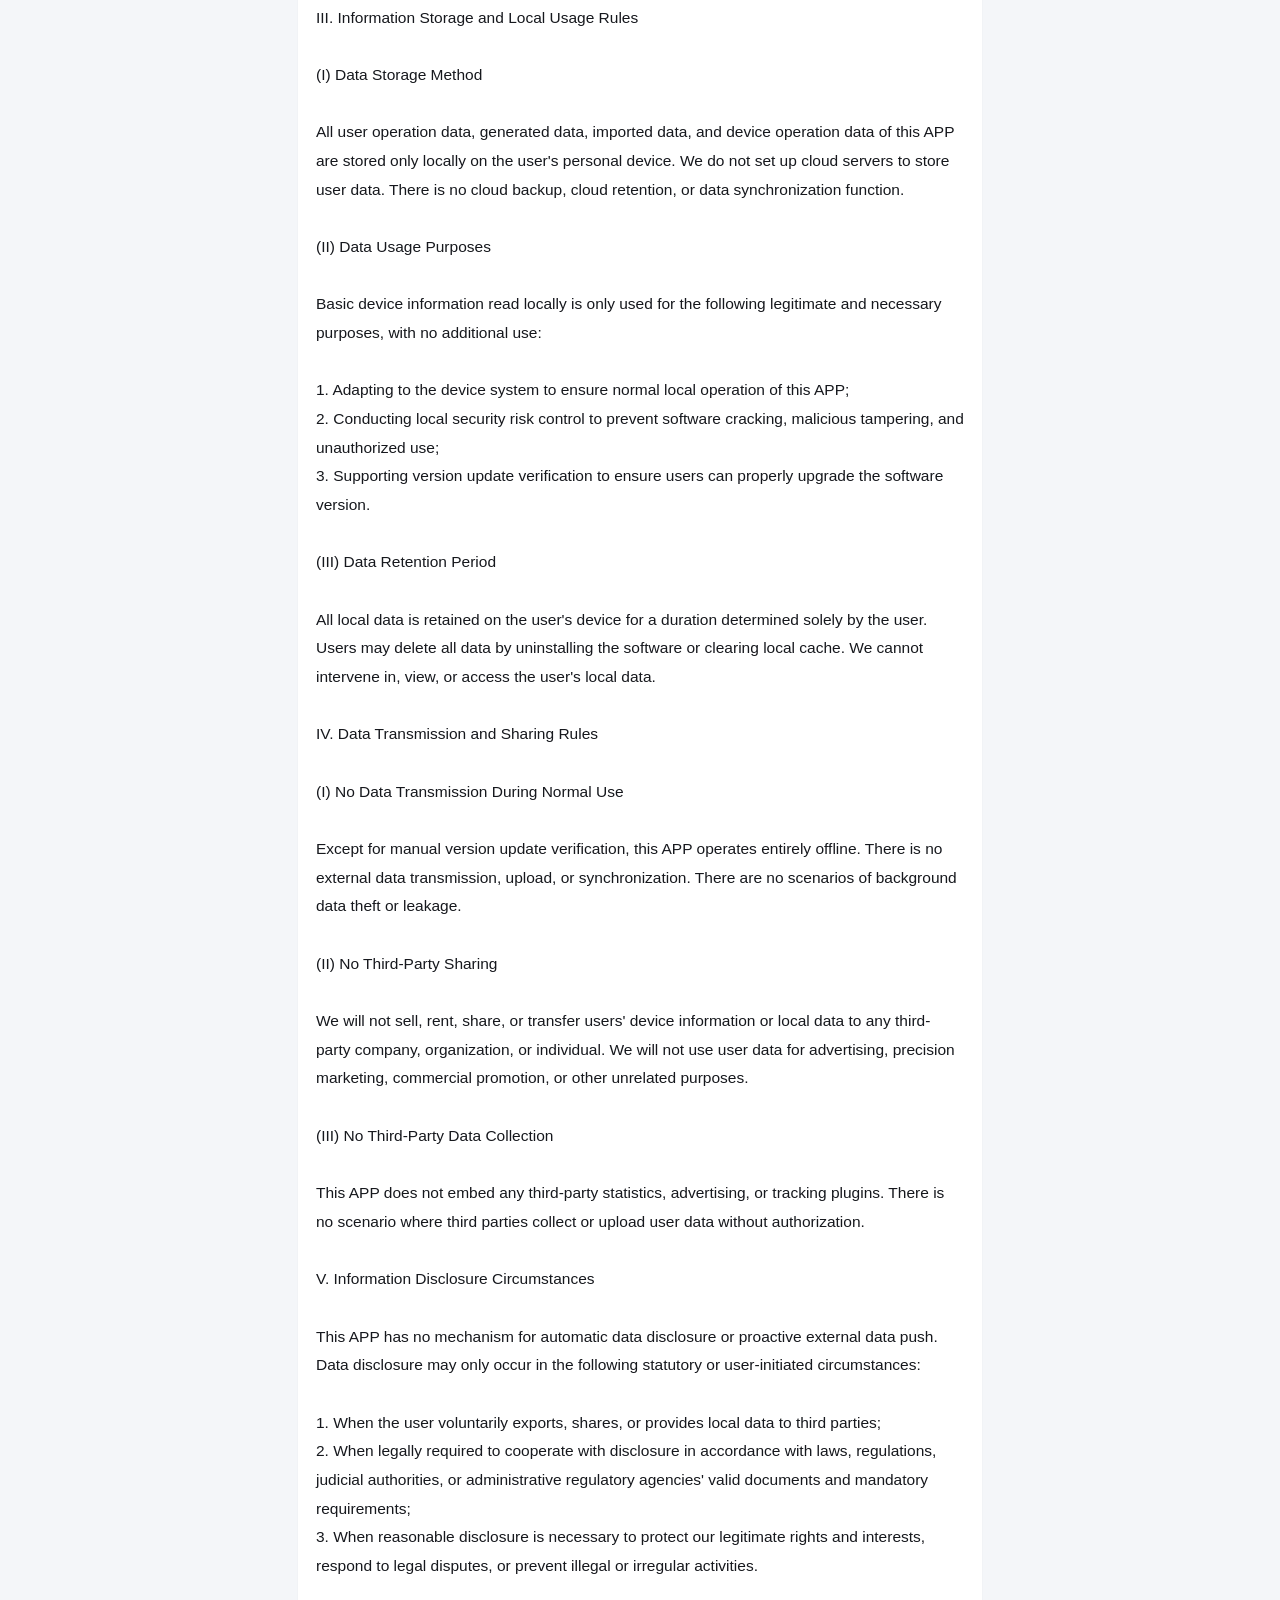
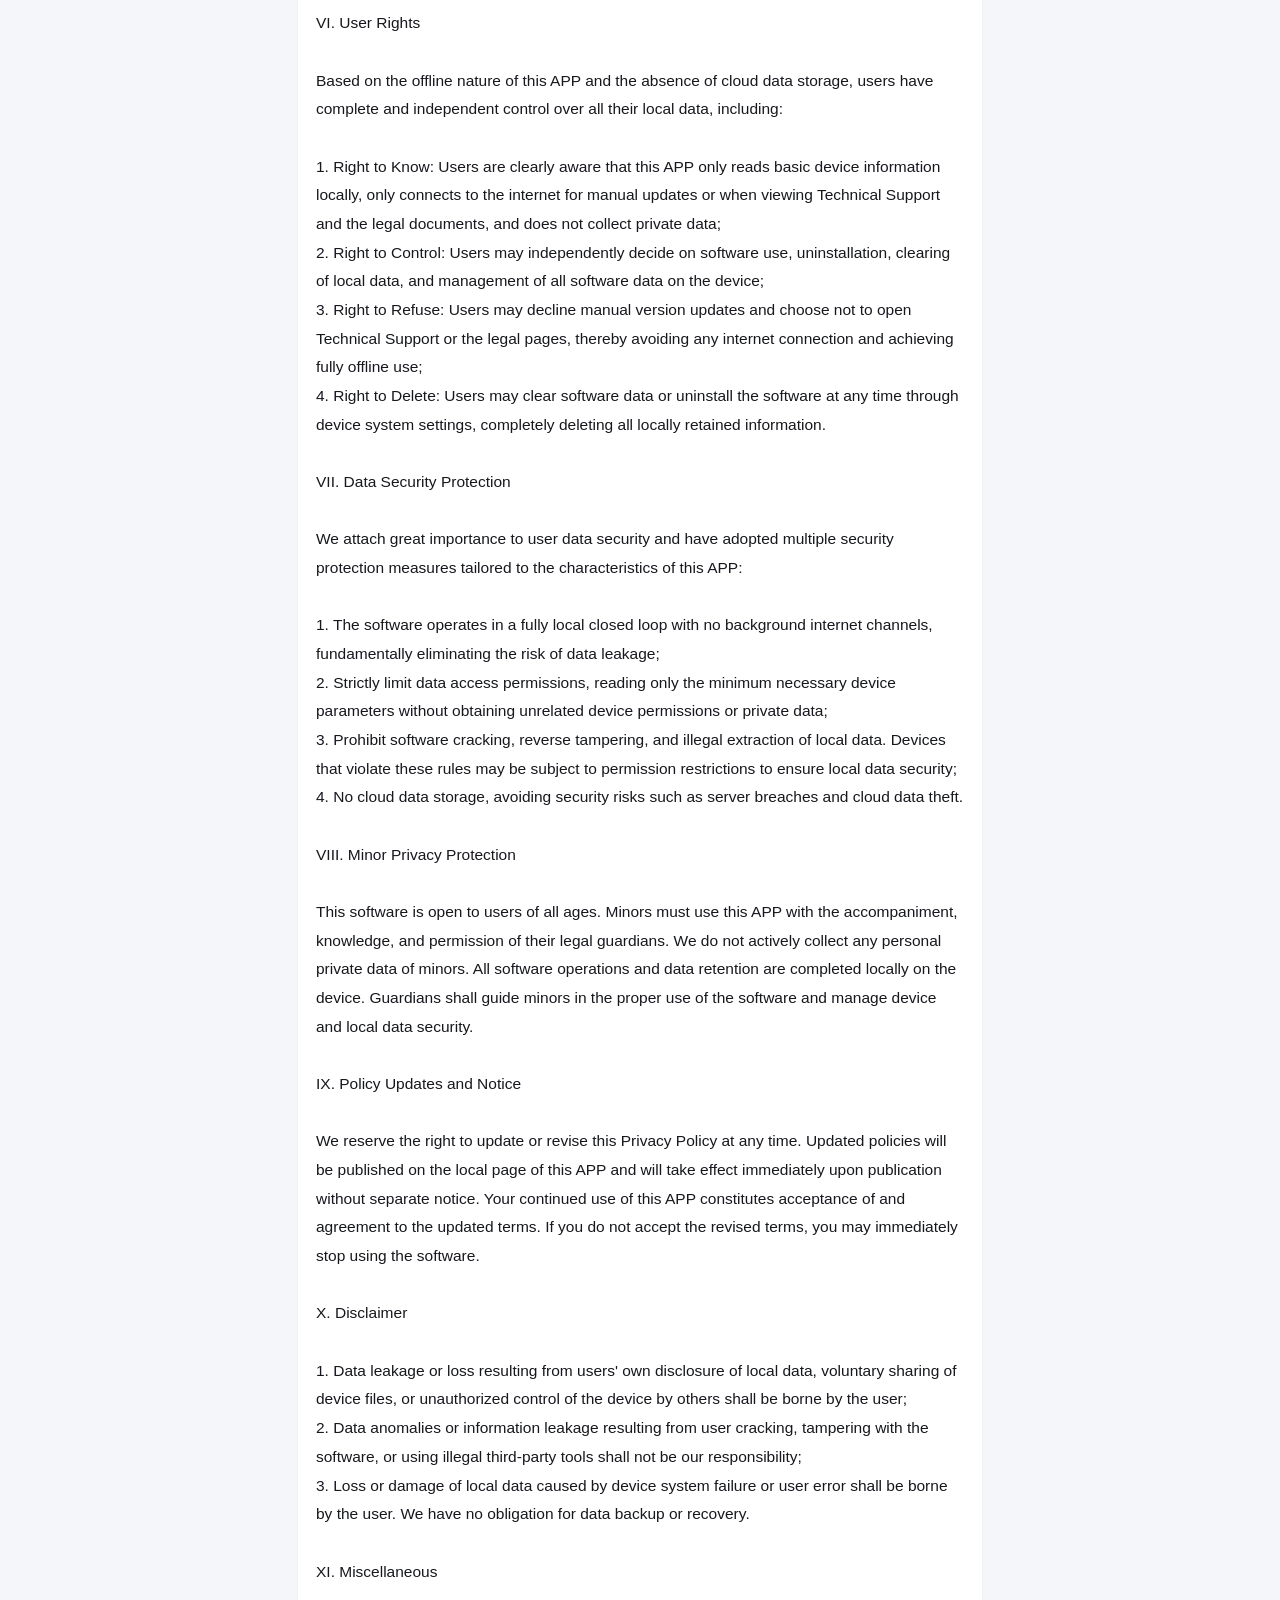
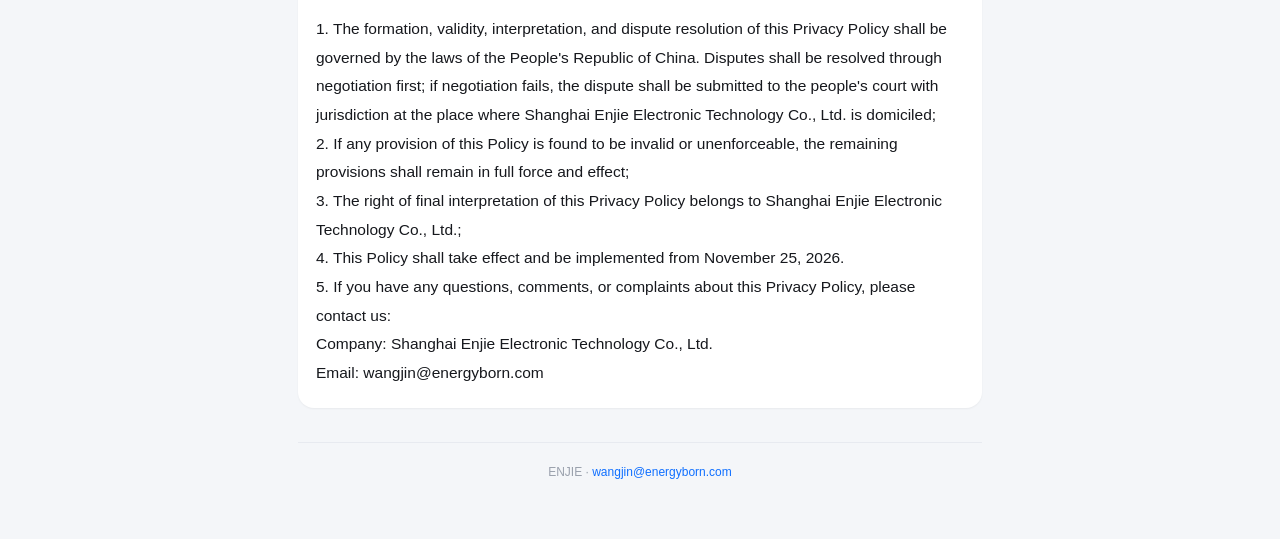
<file: privacy-en.html>
<!doctype html>
<html lang="en">
<head>
<meta charset="utf-8">
<meta name="viewport" content="width=device-width, initial-scale=1">
<title>ENJIE Privacy Policy</title>
<link rel="stylesheet" href="./style.css">
</head>
<body>
<main>
  <div class="doc-top">
    <a href="./index.html">&larr; Back</a>
    <a class="switch" href="./privacy.html">中文</a>
  </div>
  <h1>ENJIE Privacy Policy</h1>
  <p class="meta">Shanghai Enjie Electronic Technology Co., Ltd. · Effective November 25, 2026</p>
  <article>ENJIE Privacy Policy

I. Preamble and Scope

To protect users' personal information and device data security, and to regulate data usage, Shanghai Enjie Electronic Technology Co., Ltd. ("we", "us", or "our") has formulated this ENJIE Privacy Policy ("this Policy").

This Policy applies to all users of the ENJIE software ("this APP") service and aims to clearly explain the rules for data collection, use, storage, transmission, and disclosure of this APP. By opening, installing, and using this APP, you voluntarily acknowledge and agree to all terms of this Privacy Policy.

This APP is primarily a local offline tool. It has no account registration, login, or information entry functions and does not actively collect users' personal privacy information. It only accesses the internet when the user manually triggers a version update check, opens Technical Support, or views the Privacy Policy or User Agreement, solely for version verification, update package download, viewing the FAQ, and retrieving the privacy policy and user agreement. Apart from this, there is no background internet connection, data upload, cloud synchronization, or information push.

II. Scope of Information Collection

We strictly adhere to the principle of "minimum necessity, local use only, no active collection of private data." The scope of information collected by this APP is extremely limited and is processed locally at all times, as follows:

(I) Information Not Collected

This APP does not require registration or login. It does not collect, store, or upload any personal identity information such as user name, phone number, ID number, address, avatar, or location information. It does not collect sensitive information such as user contacts, albums, or private files.

(II) Basic Device Information Read Locally

To ensure stable local operation, adapt to device models, and conduct security risk control, this APP only reads basic device identifiers and model parameters locally on the device. All data is processed only on the user's local device.

(III) Internet Data Usage

This APP only connects to the internet briefly when the user manually triggers a version update check, opens Technical Support, or views the Privacy Policy or User Agreement. It only transmits software version verification parameters to compare the latest version, download update packages, view the FAQ, and retrieve the privacy policy and user agreement. It never carries, uploads, or transmits any user device data, business data, operation records, or private information. There is no automatic internet connection, background stealth connection, or silent data upload.

III. Information Storage and Local Usage Rules

(I) Data Storage Method

All user operation data, generated data, imported data, and device operation data of this APP are stored only locally on the user's personal device. We do not set up cloud servers to store user data. There is no cloud backup, cloud retention, or data synchronization function.

(II) Data Usage Purposes

Basic device information read locally is only used for the following legitimate and necessary purposes, with no additional use:

1. Adapting to the device system to ensure normal local operation of this APP;
2. Conducting local security risk control to prevent software cracking, malicious tampering, and unauthorized use;
3. Supporting version update verification to ensure users can properly upgrade the software version.

(III) Data Retention Period

All local data is retained on the user's device for a duration determined solely by the user. Users may delete all data by uninstalling the software or clearing local cache. We cannot intervene in, view, or access the user's local data.

IV. Data Transmission and Sharing Rules

(I) No Data Transmission During Normal Use

Except for manual version update verification, this APP operates entirely offline. There is no external data transmission, upload, or synchronization. There are no scenarios of background data theft or leakage.

(II) No Third-Party Sharing

We will not sell, rent, share, or transfer users' device information or local data to any third-party company, organization, or individual. We will not use user data for advertising, precision marketing, commercial promotion, or other unrelated purposes.

(III) No Third-Party Data Collection

This APP does not embed any third-party statistics, advertising, or tracking plugins. There is no scenario where third parties collect or upload user data without authorization.

V. Information Disclosure Circumstances

This APP has no mechanism for automatic data disclosure or proactive external data push. Data disclosure may only occur in the following statutory or user-initiated circumstances:

1. When the user voluntarily exports, shares, or provides local data to third parties;
2. When legally required to cooperate with disclosure in accordance with laws, regulations, judicial authorities, or administrative regulatory agencies' valid documents and mandatory requirements;
3. When reasonable disclosure is necessary to protect our legitimate rights and interests, respond to legal disputes, or prevent illegal or irregular activities.

VI. User Rights

Based on the offline nature of this APP and the absence of cloud data storage, users have complete and independent control over all their local data, including:

1. Right to Know: Users are clearly aware that this APP only reads basic device information locally, only connects to the internet for manual updates or when viewing Technical Support and the legal documents, and does not collect private data;
2. Right to Control: Users may independently decide on software use, uninstallation, clearing of local data, and management of all software data on the device;
3. Right to Refuse: Users may decline manual version updates and choose not to open Technical Support or the legal pages, thereby avoiding any internet connection and achieving fully offline use;
4. Right to Delete: Users may clear software data or uninstall the software at any time through device system settings, completely deleting all locally retained information.

VII. Data Security Protection

We attach great importance to user data security and have adopted multiple security protection measures tailored to the characteristics of this APP:

1. The software operates in a fully local closed loop with no background internet channels, fundamentally eliminating the risk of data leakage;
2. Strictly limit data access permissions, reading only the minimum necessary device parameters without obtaining unrelated device permissions or private data;
3. Prohibit software cracking, reverse tampering, and illegal extraction of local data. Devices that violate these rules may be subject to permission restrictions to ensure local data security;
4. No cloud data storage, avoiding security risks such as server breaches and cloud data theft.

VIII. Minor Privacy Protection

This software is open to users of all ages. Minors must use this APP with the accompaniment, knowledge, and permission of their legal guardians. We do not actively collect any personal private data of minors. All software operations and data retention are completed locally on the device. Guardians shall guide minors in the proper use of the software and manage device and local data security.

IX. Policy Updates and Notice

We reserve the right to update or revise this Privacy Policy at any time. Updated policies will be published on the local page of this APP and will take effect immediately upon publication without separate notice. Your continued use of this APP constitutes acceptance of and agreement to the updated terms. If you do not accept the revised terms, you may immediately stop using the software.

X. Disclaimer

1. Data leakage or loss resulting from users' own disclosure of local data, voluntary sharing of device files, or unauthorized control of the device by others shall be borne by the user;
2. Data anomalies or information leakage resulting from user cracking, tampering with the software, or using illegal third-party tools shall not be our responsibility;
3. Loss or damage of local data caused by device system failure or user error shall be borne by the user. We have no obligation for data backup or recovery.

XI. Miscellaneous

1. The formation, validity, interpretation, and dispute resolution of this Privacy Policy shall be governed by the laws of the People's Republic of China. Disputes shall be resolved through negotiation first; if negotiation fails, the dispute shall be submitted to the people's court with jurisdiction at the place where Shanghai Enjie Electronic Technology Co., Ltd. is domiciled;
2. If any provision of this Policy is found to be invalid or unenforceable, the remaining provisions shall remain in full force and effect;
3. The right of final interpretation of this Privacy Policy belongs to Shanghai Enjie Electronic Technology Co., Ltd.;
4. This Policy shall take effect and be implemented from November 25, 2026.
5. If you have any questions, comments, or complaints about this Privacy Policy, please contact us:
Company: Shanghai Enjie Electronic Technology Co., Ltd.
Email: wangjin@energyborn.com</article>
  <footer>ENJIE · <a href="mailto:wangjin@energyborn.com">wangjin@energyborn.com</a></footer>
</main>
</body>
</html>
</file>
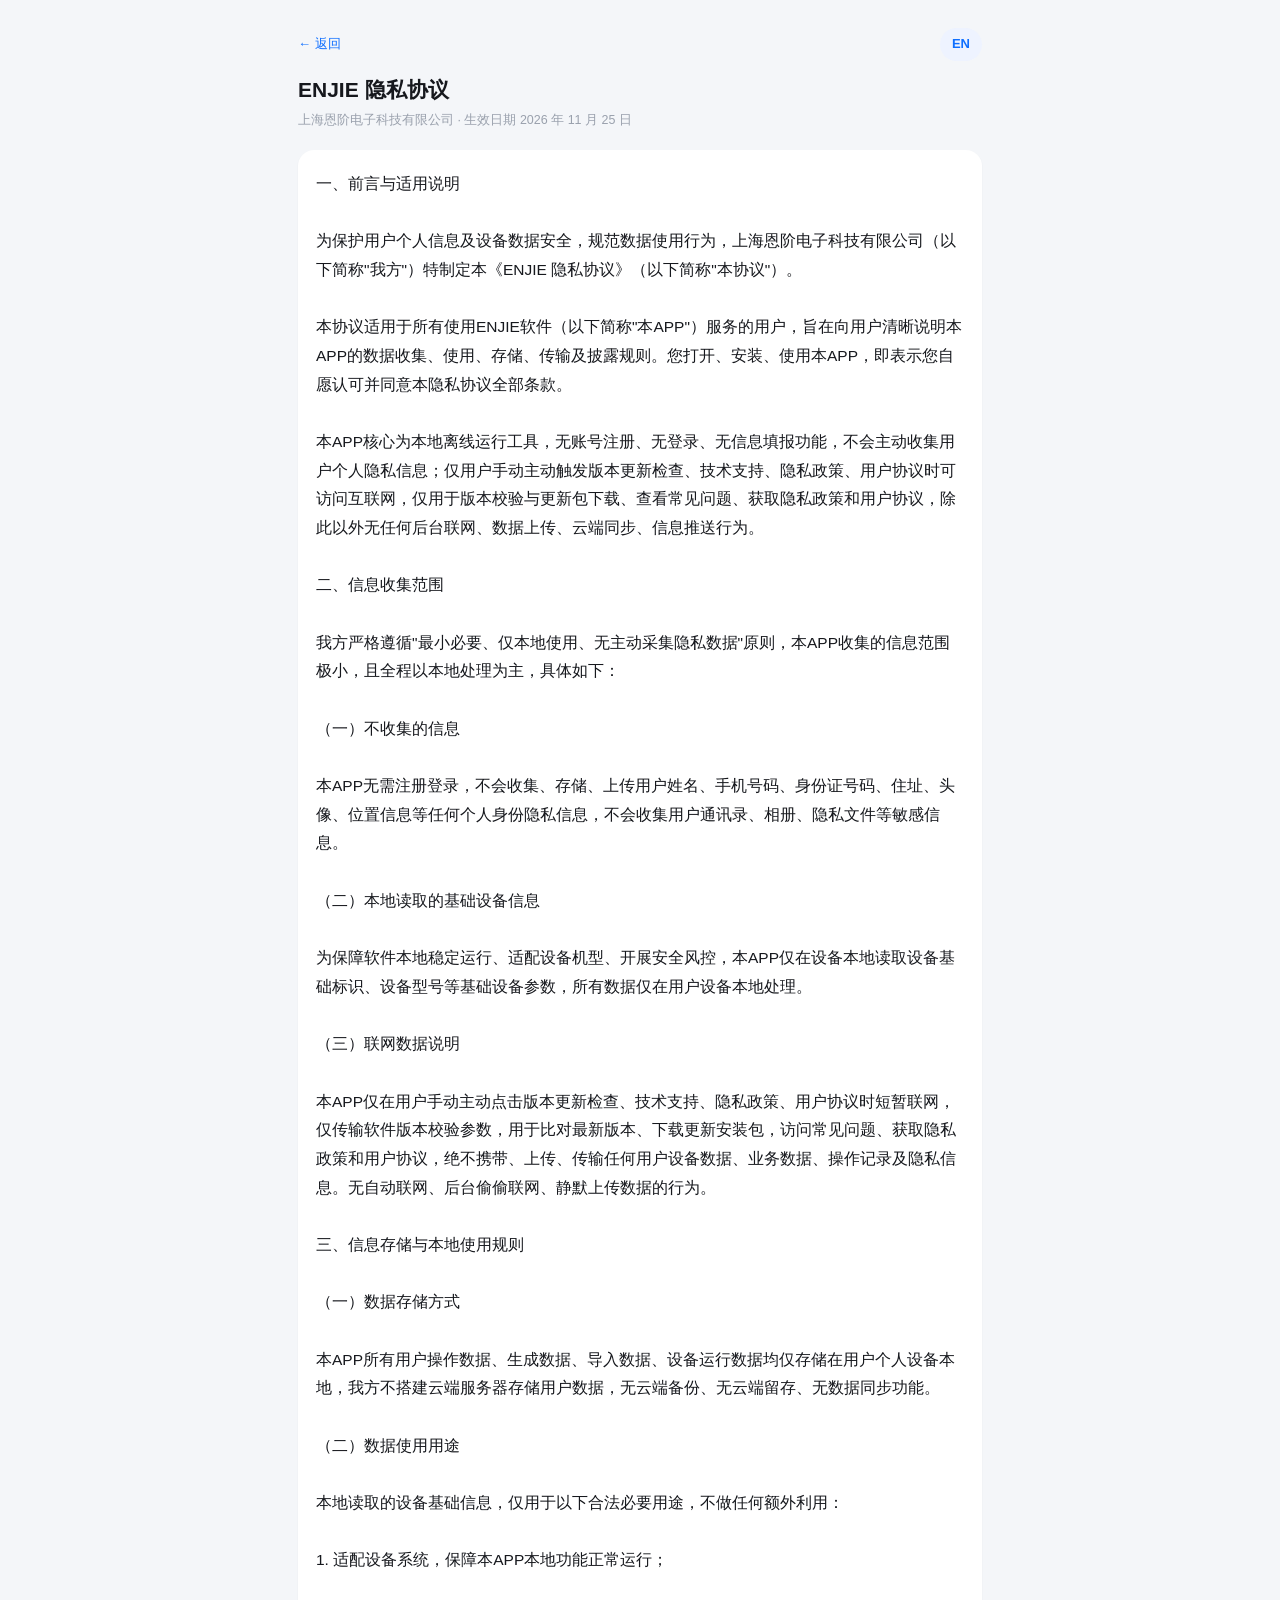
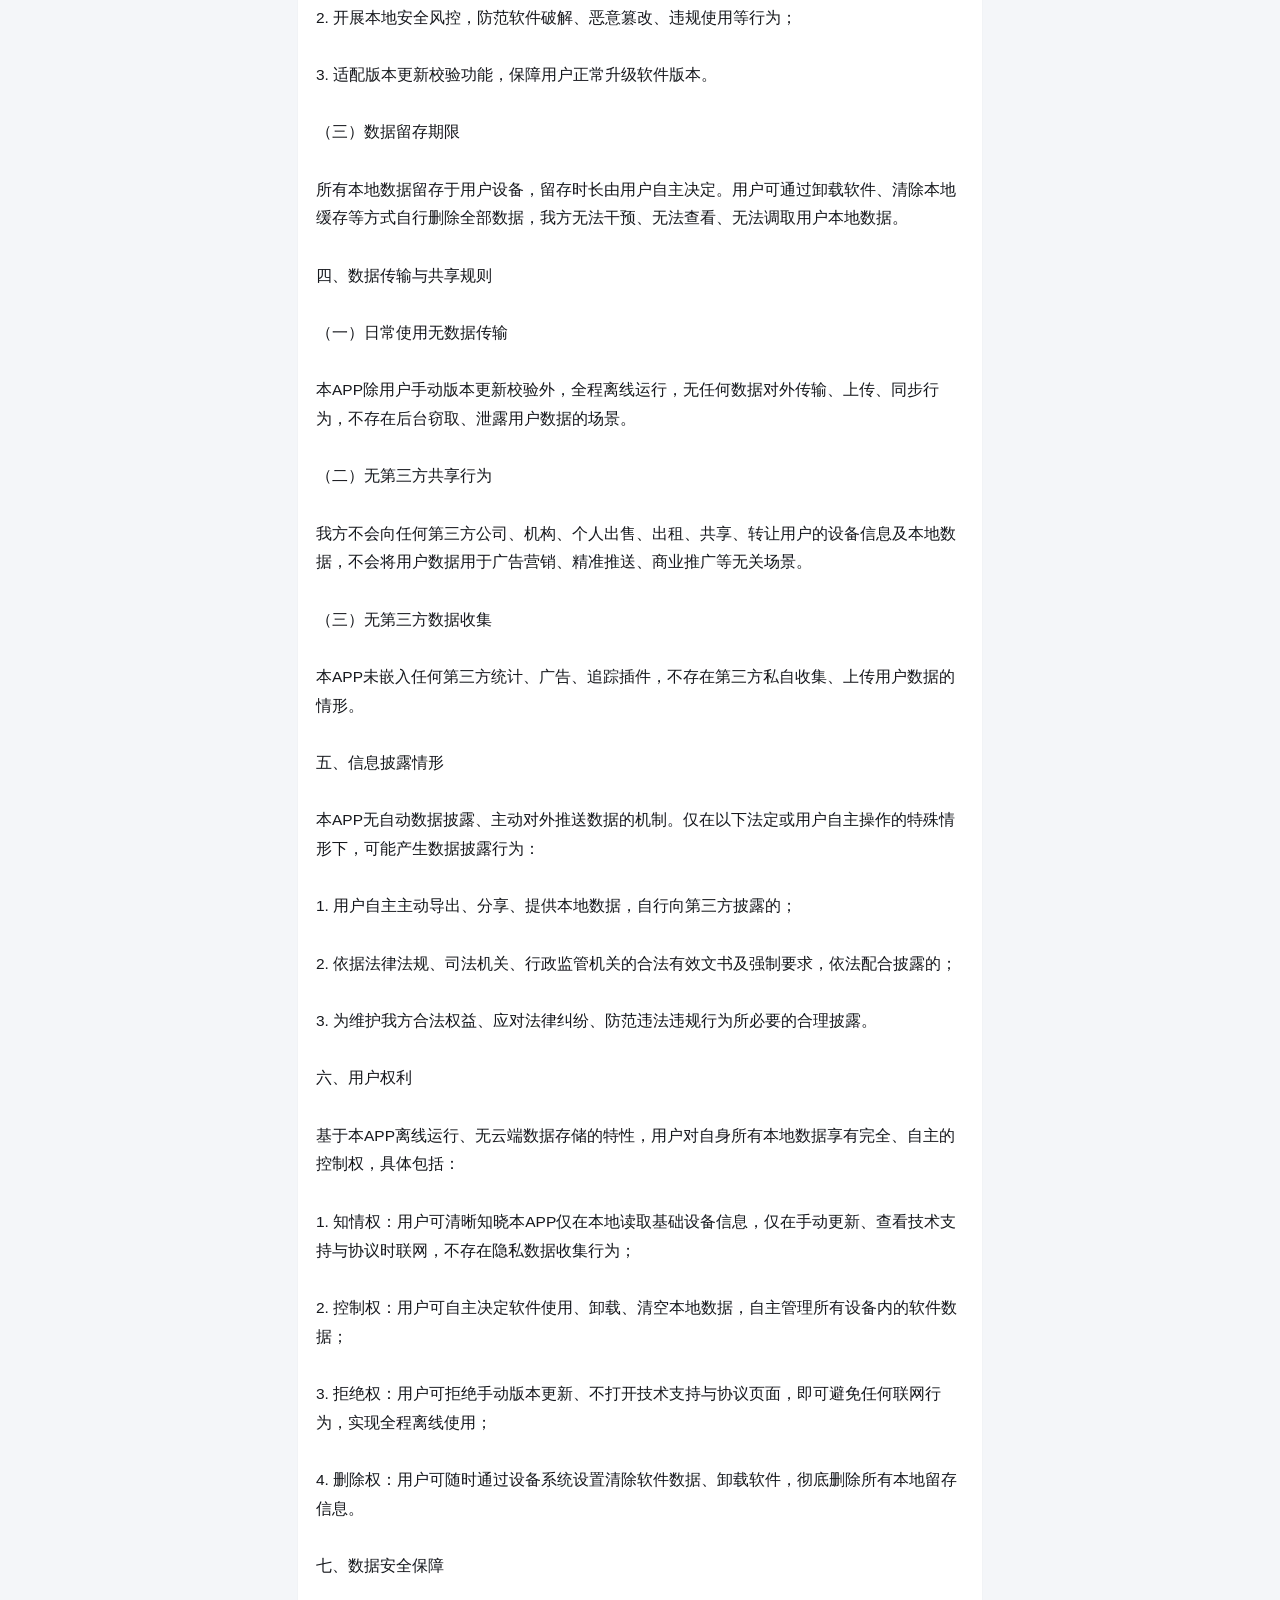
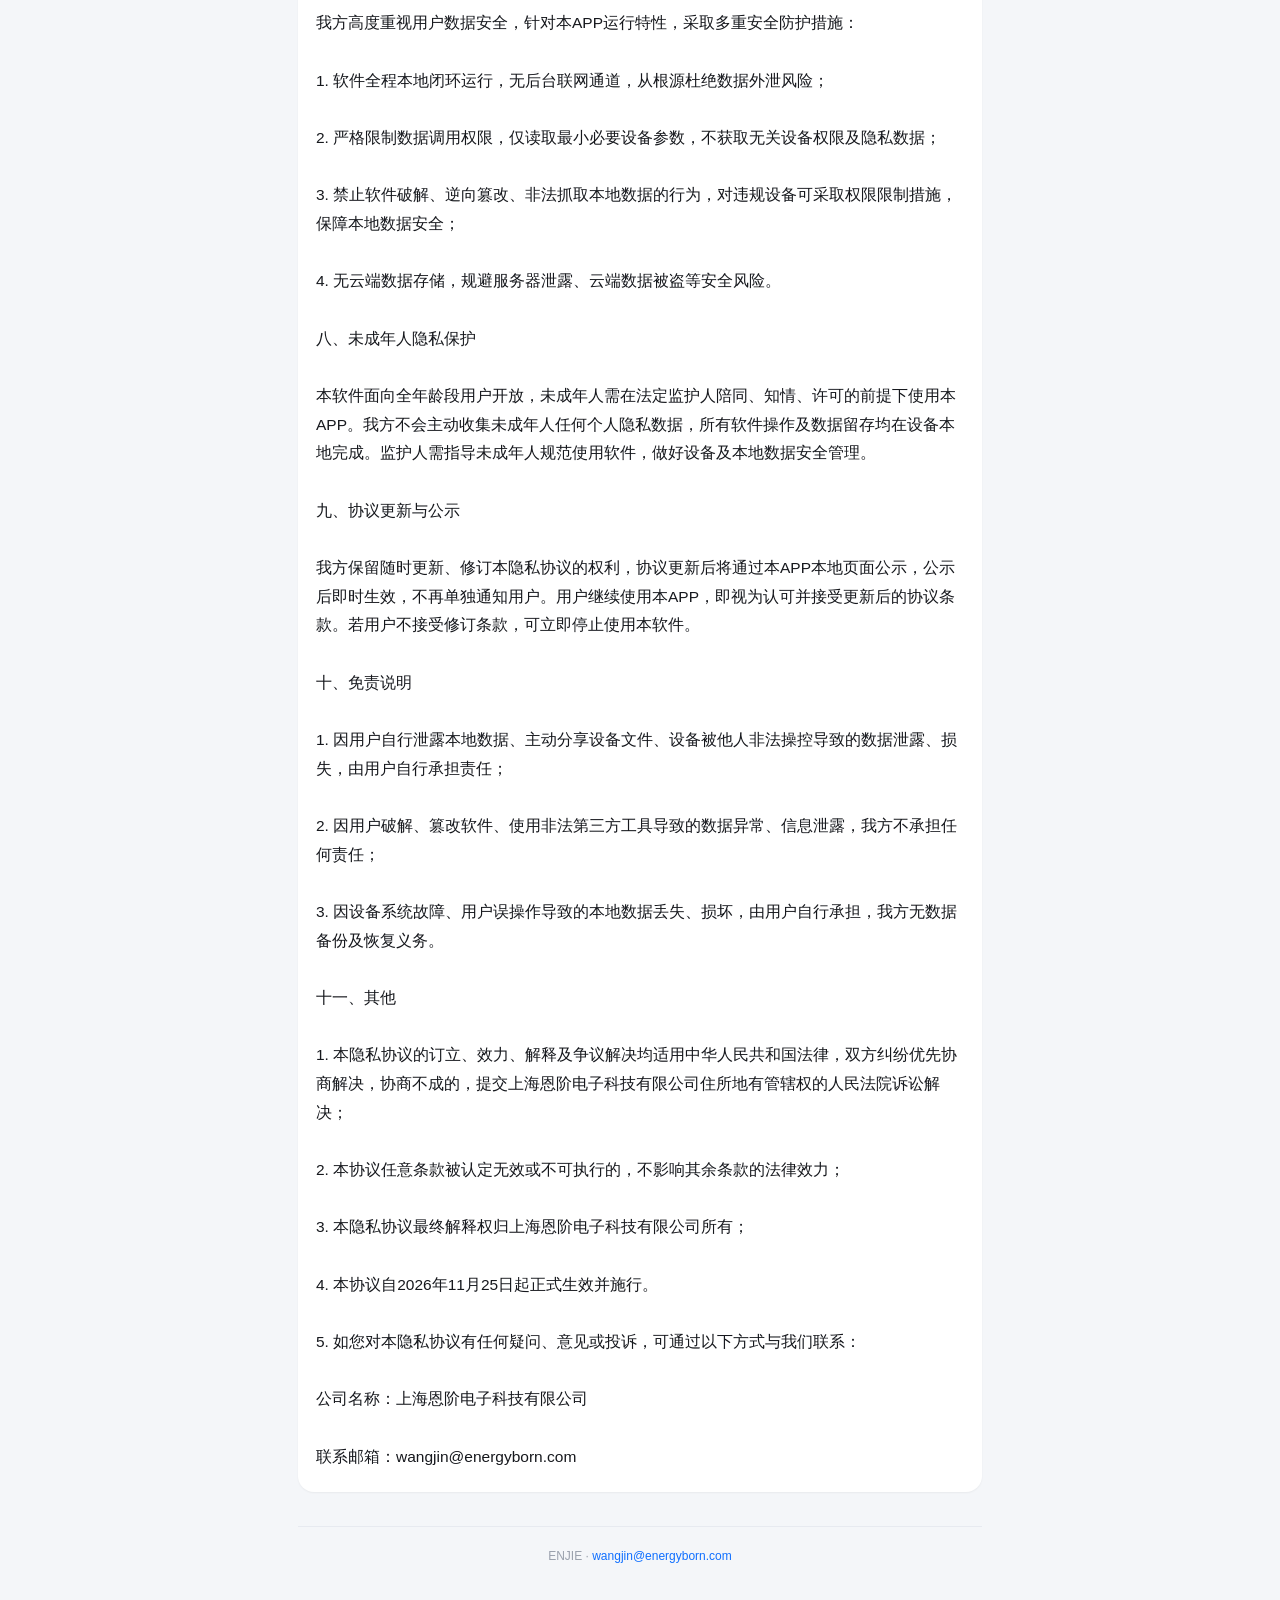
<file: privacy.html>
<!doctype html>
<html lang="zh-CN">
<head>
<meta charset="utf-8">
<meta name="viewport" content="width=device-width, initial-scale=1">
<title>ENJIE 隐私协议</title>
<link rel="stylesheet" href="./style.css">
</head>
<body>
<main>
  <div class="doc-top">
    <a href="./index.html">&larr; 返回</a>
    <a class="switch" href="./privacy-en.html">EN</a>
  </div>
  <h1>ENJIE 隐私协议</h1>
  <p class="meta">上海恩阶电子科技有限公司 · 生效日期 2026 年 11 月 25 日</p>
  <article>一、前言与适用说明

为保护用户个人信息及设备数据安全，规范数据使用行为，上海恩阶电子科技有限公司（以下简称"我方"）特制定本《ENJIE 隐私协议》（以下简称"本协议"）。

本协议适用于所有使用ENJIE软件（以下简称"本APP"）服务的用户，旨在向用户清晰说明本APP的数据收集、使用、存储、传输及披露规则。您打开、安装、使用本APP，即表示您自愿认可并同意本隐私协议全部条款。

本APP核心为本地离线运行工具，无账号注册、无登录、无信息填报功能，不会主动收集用户个人隐私信息；仅用户手动主动触发版本更新检查、技术支持、隐私政策、用户协议时可访问互联网，仅用于版本校验与更新包下载、查看常见问题、获取隐私政策和用户协议，除此以外无任何后台联网、数据上传、云端同步、信息推送行为。

二、信息收集范围

我方严格遵循"最小必要、仅本地使用、无主动采集隐私数据"原则，本APP收集的信息范围极小，且全程以本地处理为主，具体如下：

（一）不收集的信息

本APP无需注册登录，不会收集、存储、上传用户姓名、手机号码、身份证号码、住址、头像、位置信息等任何个人身份隐私信息，不会收集用户通讯录、相册、隐私文件等敏感信息。

（二）本地读取的基础设备信息

为保障软件本地稳定运行、适配设备机型、开展安全风控，本APP仅在设备本地读取设备基础标识、设备型号等基础设备参数，所有数据仅在用户设备本地处理。

（三）联网数据说明

本APP仅在用户手动主动点击版本更新检查、技术支持、隐私政策、用户协议时短暂联网，仅传输软件版本校验参数，用于比对最新版本、下载更新安装包，访问常见问题、获取隐私政策和用户协议，绝不携带、上传、传输任何用户设备数据、业务数据、操作记录及隐私信息。无自动联网、后台偷偷联网、静默上传数据的行为。

三、信息存储与本地使用规则

（一）数据存储方式

本APP所有用户操作数据、生成数据、导入数据、设备运行数据均仅存储在用户个人设备本地，我方不搭建云端服务器存储用户数据，无云端备份、无云端留存、无数据同步功能。

（二）数据使用用途

本地读取的设备基础信息，仅用于以下合法必要用途，不做任何额外利用：

1. 适配设备系统，保障本APP本地功能正常运行；

2. 开展本地安全风控，防范软件破解、恶意篡改、违规使用等行为；

3. 适配版本更新校验功能，保障用户正常升级软件版本。

（三）数据留存期限

所有本地数据留存于用户设备，留存时长由用户自主决定。用户可通过卸载软件、清除本地缓存等方式自行删除全部数据，我方无法干预、无法查看、无法调取用户本地数据。

四、数据传输与共享规则

（一）日常使用无数据传输

本APP除用户手动版本更新校验外，全程离线运行，无任何数据对外传输、上传、同步行为，不存在后台窃取、泄露用户数据的场景。

（二）无第三方共享行为

我方不会向任何第三方公司、机构、个人出售、出租、共享、转让用户的设备信息及本地数据，不会将用户数据用于广告营销、精准推送、商业推广等无关场景。

（三）无第三方数据收集

本APP未嵌入任何第三方统计、广告、追踪插件，不存在第三方私自收集、上传用户数据的情形。

五、信息披露情形

本APP无自动数据披露、主动对外推送数据的机制。仅在以下法定或用户自主操作的特殊情形下，可能产生数据披露行为：

1. 用户自主主动导出、分享、提供本地数据，自行向第三方披露的；

2. 依据法律法规、司法机关、行政监管机关的合法有效文书及强制要求，依法配合披露的；

3. 为维护我方合法权益、应对法律纠纷、防范违法违规行为所必要的合理披露。

六、用户权利

基于本APP离线运行、无云端数据存储的特性，用户对自身所有本地数据享有完全、自主的控制权，具体包括：

1. 知情权：用户可清晰知晓本APP仅在本地读取基础设备信息，仅在手动更新、查看技术支持与协议时联网，不存在隐私数据收集行为；

2. 控制权：用户可自主决定软件使用、卸载、清空本地数据，自主管理所有设备内的软件数据；

3. 拒绝权：用户可拒绝手动版本更新、不打开技术支持与协议页面，即可避免任何联网行为，实现全程离线使用；

4. 删除权：用户可随时通过设备系统设置清除软件数据、卸载软件，彻底删除所有本地留存信息。

七、数据安全保障

我方高度重视用户数据安全，针对本APP运行特性，采取多重安全防护措施：

1. 软件全程本地闭环运行，无后台联网通道，从根源杜绝数据外泄风险；

2. 严格限制数据调用权限，仅读取最小必要设备参数，不获取无关设备权限及隐私数据；

3. 禁止软件破解、逆向篡改、非法抓取本地数据的行为，对违规设备可采取权限限制措施，保障本地数据安全；

4. 无云端数据存储，规避服务器泄露、云端数据被盗等安全风险。

八、未成年人隐私保护

本软件面向全年龄段用户开放，未成年人需在法定监护人陪同、知情、许可的前提下使用本APP。我方不会主动收集未成年人任何个人隐私数据，所有软件操作及数据留存均在设备本地完成。监护人需指导未成年人规范使用软件，做好设备及本地数据安全管理。

九、协议更新与公示

我方保留随时更新、修订本隐私协议的权利，协议更新后将通过本APP本地页面公示，公示后即时生效，不再单独通知用户。用户继续使用本APP，即视为认可并接受更新后的协议条款。若用户不接受修订条款，可立即停止使用本软件。

十、免责说明

1. 因用户自行泄露本地数据、主动分享设备文件、设备被他人非法操控导致的数据泄露、损失，由用户自行承担责任；

2. 因用户破解、篡改软件、使用非法第三方工具导致的数据异常、信息泄露，我方不承担任何责任；

3. 因设备系统故障、用户误操作导致的本地数据丢失、损坏，由用户自行承担，我方无数据备份及恢复义务。

十一、其他

1. 本隐私协议的订立、效力、解释及争议解决均适用中华人民共和国法律，双方纠纷优先协商解决，协商不成的，提交上海恩阶电子科技有限公司住所地有管辖权的人民法院诉讼解决；

2. 本协议任意条款被认定无效或不可执行的，不影响其余条款的法律效力；

3. 本隐私协议最终解释权归上海恩阶电子科技有限公司所有；

4. 本协议自2026年11月25日起正式生效并施行。

5. 如您对本隐私协议有任何疑问、意见或投诉，可通过以下方式与我们联系：

公司名称：上海恩阶电子科技有限公司

联系邮箱：wangjin@energyborn.com</article>
  <footer>ENJIE · <a href="mailto:wangjin@energyborn.com">wangjin@energyborn.com</a></footer>
</main>
</body>
</html>
</file>
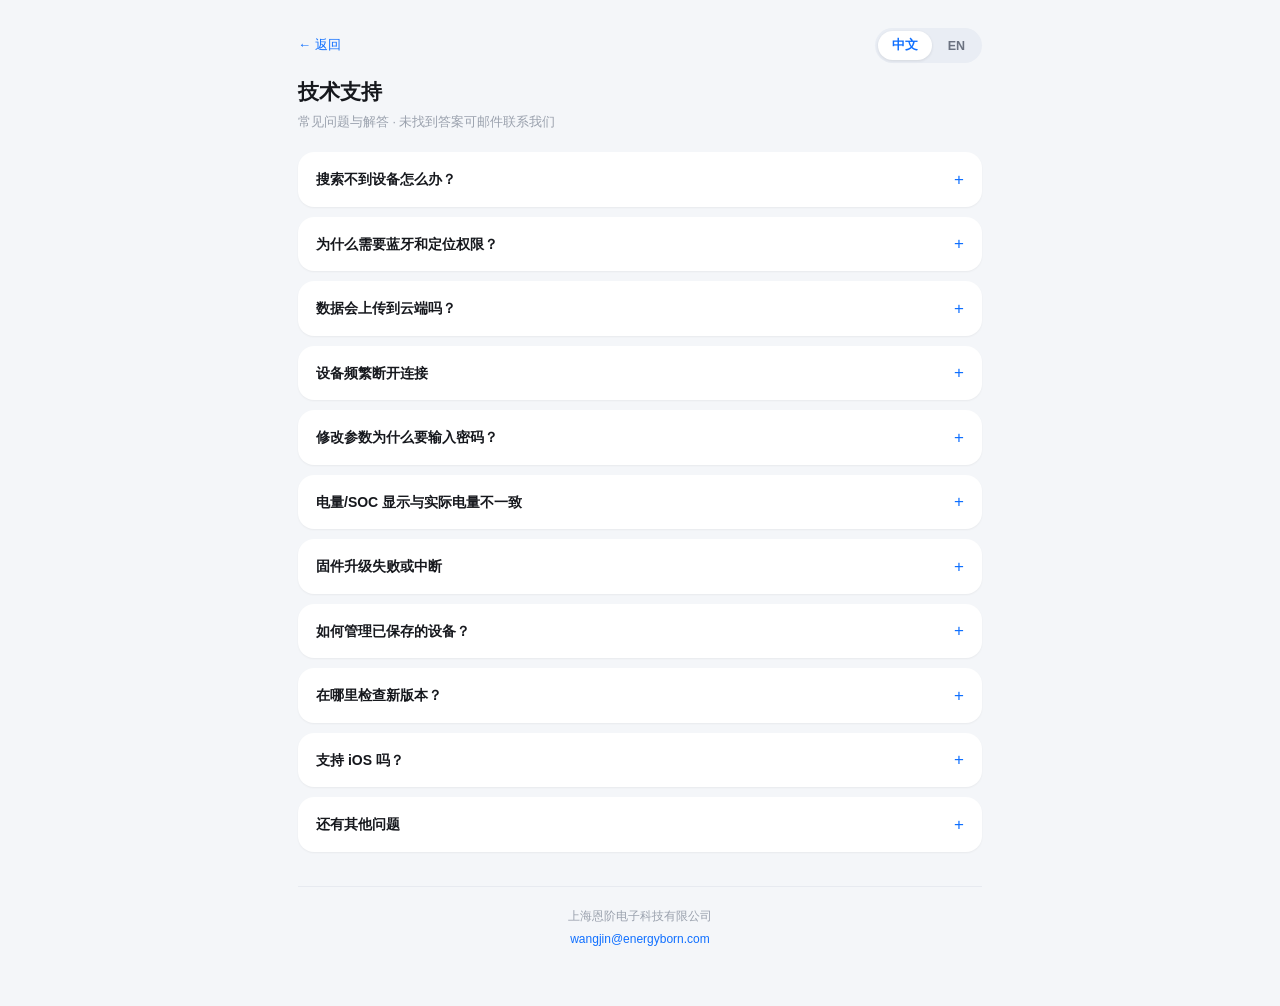
<file: support.html>
<!doctype html>
<html lang="zh-CN">
<head>
<meta charset="utf-8">
<meta name="viewport" content="width=device-width, initial-scale=1">
<title>ENJIE · 技术支持</title>
<link rel="stylesheet" href="./style.css">
<script>
  // 首屏前应用语言偏好，避免中英文闪烁
  (function () {
    var l = 'zh';
    try { l = localStorage.getItem('enjie-lang') === 'en' ? 'en' : 'zh'; } catch (e) {}
    document.documentElement.className = 'lang-' + l;
  })();
</script>
</head>
<body class="lang-zh">
<main>
  <div class="doc-top">
    <a href="./index.html"><span class="zh">← 返回</span><span class="en">← Back</span></a>
    <div class="lang">
      <button type="button" data-set-lang="zh">中文</button>
      <button type="button" data-set-lang="en">EN</button>
    </div>
  </div>

  <h1><span class="zh">技术支持</span><span class="en">Support</span></h1>
  <p class="meta">
    <span class="zh">常见问题与解答 · 未找到答案可邮件联系我们</span>
    <span class="en">Frequently asked questions · Email us if you need further help</span>
  </p>

  <div class="faq">

    <details>
      <summary><span class="zh">搜索不到设备怎么办？</span><span class="en">The device cannot be found</span></summary>
      <div class="a">
        <div class="zh">
          <p>1. 确认电池已上电、BMS 指示灯正常工作；</p>
          <p>2. 手机蓝牙已开启，并与设备保持 3 米以内、无金属遮挡；</p>
          <p>3. 关闭再重新打开手机蓝牙后重新搜索；</p>
          <p>4. 若设备已被其他手机连接，请先在那边断开；</p>
          <p>5. Android 11 及以下系统需要允许定位权限才能扫描到蓝牙设备。</p>
        </div>
        <div class="en">
          <p>1. Make sure the battery is powered on and the BMS indicator is working;</p>
          <p>2. Turn on phone Bluetooth and stay within 3 meters without metal obstructions;</p>
          <p>3. Toggle Bluetooth off and on, then scan again;</p>
          <p>4. If another phone is already connected, disconnect it first;</p>
          <p>5. Android 11 and below requires location permission to scan for Bluetooth devices.</p>
        </div>
      </div>
    </details>

    <details>
      <summary><span class="zh">为什么需要蓝牙和定位权限？</span><span class="en">Why Bluetooth and location permissions</span></summary>
      <div class="a">
        <div class="zh">
          <p>蓝牙权限用于搜索并连接储能设备；Android 11 及以下系统要求开启定位权限才能扫描蓝牙设备，这是系统限制。</p>
          <p>本 APP 不读取、不存储、不上传任何位置信息。</p>
        </div>
        <div class="en">
          <p>Bluetooth permission is used to scan and connect to the energy storage device. Android 11 and below requires location permission for Bluetooth scanning — this is a system requirement.</p>
          <p>This app never reads, stores, or uploads any location data.</p>
        </div>
      </div>
    </details>

    <details>
      <summary><span class="zh">数据会上传到云端吗？</span><span class="en">Is my data uploaded to the cloud</span></summary>
      <div class="a">
        <div class="zh">
          <p>不会。本 APP 无需注册登录，所有设备数据均在本机处理与保存，不做云端同步、不做信息推送。</p>
          <p>仅在您手动点击「检查更新」时会联网读取版本信息。</p>
        </div>
        <div class="en">
          <p>No. The app requires no registration or login. All device data is processed and stored locally, with no cloud sync and no push notifications.</p>
          <p>The app only connects to the network when you tap "Check for Updates".</p>
        </div>
      </div>
    </details>

    <details>
      <summary><span class="zh">设备频繁断开连接</span><span class="en">Connection keeps dropping</span></summary>
      <div class="a">
        <div class="zh">
          <p>1. 保持手机与设备距离，避免金属遮挡或放在封闭柜体内；</p>
          <p>2. 关闭手机的省电限制或后台清理，允许 APP 在后台保持连接；</p>
          <p>3. 重新进入设备详情页会自动尝试重连，仍失败可重启手机蓝牙。</p>
        </div>
        <div class="en">
          <p>1. Keep the phone close to the device and avoid metal shielding or enclosed cabinets;</p>
          <p>2. Disable battery restrictions or background cleanup for this app;</p>
          <p>3. Re-entering the device detail page reconnects automatically; if not, restart phone Bluetooth.</p>
        </div>
      </div>
    </details>

    <details>
      <summary><span class="zh">修改参数为什么要输入密码？</span><span class="en">Why is a password required</span></summary>
      <div class="a">
        <div class="zh">
          <p>参数配置、功能开关、设备校准会直接影响电池的安全与寿命，因此保存前需要输入验证密码以防误操作。</p>
          <p>密码请以随机说明书或供货方提供的为准；如有疑问可邮件联系我们。</p>
        </div>
        <div class="en">
          <p>Parameter settings, function switches, and device calibration directly affect battery safety and lifespan, so a verification password is required before saving.</p>
          <p>Please refer to the manual or your supplier for the password, or email us.</p>
        </div>
      </div>
    </details>

    <details>
      <summary><span class="zh">电量/SOC 显示与实际电量不一致</span><span class="en">SOC does not match the actual charge</span></summary>
      <div class="a">
        <div class="zh">
          <p>SOC 等数据由电池 BMS 上报，APP 仅做展示与记录。</p>
          <p>若长期偏差较大，可先让电池充满并静置一段时间，或按厂家指引在「设备校准」中执行校准。</p>
        </div>
        <div class="en">
          <p>SOC and other values are reported by the battery BMS; the app only displays them.</p>
          <p>If the deviation persists, fully charge the battery and let it rest, or run calibration under "Device Calibration" as instructed by the manufacturer.</p>
        </div>
      </div>
    </details>

    <details>
      <summary><span class="zh">固件升级失败或中断</span><span class="en">Firmware upgrade failed or interrupted</span></summary>
      <div class="a">
        <div class="zh">
          <p>1. 升级过程请保持手机靠近设备、不要切到后台或锁屏；</p>
          <p>2. 升级中断后设备通常会保留原固件，可重新连接并再次升级；</p>
          <p>3. 若升级后设备无法连接，请停止操作并尽快邮件联系我们。</p>
        </div>
        <div class="en">
          <p>1. Keep the phone close to the device during the upgrade and avoid switching apps or locking the screen;</p>
          <p>2. If interrupted, the device usually keeps the previous firmware — reconnect and upgrade again;</p>
          <p>3. If the device cannot connect after an upgrade, stop operating and email us.</p>
        </div>
      </div>
    </details>

    <details>
      <summary><span class="zh">如何管理已保存的设备？</span><span class="en">Managing saved devices</span></summary>
      <div class="a">
        <div class="zh">
          <p>在首页长按设备卡片可以删除该设备；点击设备卡片即可连接并查看数据。</p>
          <p>建议同一时间只连接一台设备，避免多台设备同时通讯造成数据混乱。</p>
        </div>
        <div class="en">
          <p>Long-press a device card on the home screen to remove it; tap a card to connect and view data.</p>
          <p>We recommend connecting one device at a time to avoid communication conflicts.</p>
        </div>
      </div>
    </details>

    <details>
      <summary><span class="zh">在哪里检查新版本？</span><span class="en">Where to check for updates</span></summary>
      <div class="a">
        <div class="zh">
          <p>打开 APP：「我的」→「检查更新」，会自动检测最新版本并提示。</p>
          <p>Android 版也可直接访问下载页：<a href="https://www.pgyer.com/enjie-android" target="_blank" rel="noopener">https://www.pgyer.com/enjie-android</a></p>
        </div>
        <div class="en">
          <p>In the app: "My" → "Check for Updates". The app will detect the latest version automatically.</p>
          <p>Android users can also visit: <a href="https://www.pgyer.com/enjie-android" target="_blank" rel="noopener">https://www.pgyer.com/enjie-android</a></p>
        </div>
      </div>
    </details>

    <details>
      <summary><span class="zh">支持 iOS 吗？</span><span class="en">Is iOS supported</span></summary>
      <div class="a">
        <div class="zh"><p>iOS 版本正在准备中，上线后会在此页面公布。</p></div>
        <div class="en"><p>The iOS version is in preparation and will be announced on this page.</p></div>
      </div>
    </details>

    <details>
      <summary><span class="zh">还有其他问题</span><span class="en">Still need help</span></summary>
      <div class="a">
        <div class="zh">
          <p>邮箱：<a href="mailto:wangjin@energyborn.com">wangjin@energyborn.com</a></p>
          <p>发信时请附上手机型号、系统版本、APP 版本号与设备型号，便于我们定位问题。</p>
        </div>
        <div class="en">
          <p>Email: <a href="mailto:wangjin@energyborn.com">wangjin@energyborn.com</a></p>
          <p>Please include your phone model, OS version, app version and device model.</p>
        </div>
      </div>
    </details>

  </div>

  <footer>
    <span class="zh">上海恩阶电子科技有限公司</span>
    <span class="en">Shanghai Enjie Electronic Technology Co., Ltd.</span><br>
    <a href="mailto:wangjin@energyborn.com">wangjin@energyborn.com</a>
  </footer>
</main>
<script src="./site.js"></script>
</body>
</html>
</file>
<file: style.css>
:root {
  color-scheme: light;
  --brand: #0f6fff;
  --brand-soft: #eef3ff;
  --bg: #f4f6f9;
  --card: #ffffff;
  --text: #16181d;
  --sub: #6b7280;
  --muted: #9aa1ad;
  --line: #e7eaf0;
  --radius: 16px;
  --shadow: 0 1px 2px rgba(22, 24, 29, .05);
  --shadow-hover: 0 6px 18px rgba(22, 24, 29, .09);
}

* { box-sizing: border-box }

body {
  margin: 0;
  background: var(--bg);
  color: var(--text);
  font-family: -apple-system, BlinkMacSystemFont, "Segoe UI", "PingFang SC", "Microsoft YaHei", sans-serif;
  -webkit-text-size-adjust: 100%;
  line-height: 1.75;
}

main { max-width: 720px; margin: 0 auto; padding: 28px 18px 56px }

/* ---------- 语言切换 ---------- */
.lang-zh .en, .lang-en .zh { display: none !important }

.top {
  display: flex; align-items: center; justify-content: space-between;
  gap: 12px; margin-bottom: 6px;
}
.brand {
  font-size: 22px; font-weight: 700; letter-spacing: 3px;
  color: var(--brand); text-decoration: none;
}
.lang {
  display: inline-flex; padding: 3px; border-radius: 999px;
  background: #e9edf4; gap: 2px;
}
.lang button {
  appearance: none; border: 0; cursor: pointer;
  padding: 6px 14px; border-radius: 999px;
  background: transparent; color: var(--sub);
  font-size: 12.5px; font-weight: 600; font-family: inherit;
  transition: background .15s ease, color .15s ease;
}
.lang button.on { background: #fff; color: var(--brand); box-shadow: 0 1px 3px rgba(22, 24, 29, .1) }

.tagline { margin: 0 0 18px; font-size: 12.5px; color: var(--muted) }

.lead {
  margin: 0 0 26px; padding: 15px 18px;
  background: var(--card); border-radius: var(--radius);
  border-left: 3px solid var(--brand);
  box-shadow: var(--shadow);
  font-size: 14px;
}

/* ---------- 区块 ---------- */
section { margin-top: 26px }
h2 {
  display: flex; align-items: center; gap: 8px;
  margin: 0 0 12px; font-size: 13.5px; font-weight: 600;
  color: var(--sub); letter-spacing: .3px;
}

/* ---------- 卡片链接 ---------- */
ul.cards { list-style: none; margin: 0; padding: 0; display: grid; gap: 10px }
ul.cards a {
  position: relative; display: block; padding: 15px 44px 15px 18px;
  background: var(--card); border-radius: var(--radius);
  color: inherit; text-decoration: none;
  box-shadow: var(--shadow);
  transition: transform .12s ease, box-shadow .12s ease;
}
ul.cards a::after {
  content: "\2192"; position: absolute; right: 18px; top: 50%;
  transform: translateY(-50%); color: var(--brand); font-size: 15px;
}
ul.cards a:hover { box-shadow: var(--shadow-hover) }
ul.cards a:active { transform: scale(.995) }
.t { display: block; font-size: 15px; font-weight: 600; margin-bottom: 3px }
.d { display: block; font-size: 12.5px; color: var(--sub); line-height: 1.6 }

/* ---------- 版本信息 ---------- */
.rows { display: grid; gap: 10px }
.row {
  display: flex; align-items: center; gap: 12px;
  padding: 15px 18px; background: var(--card);
  border-radius: var(--radius); box-shadow: var(--shadow);
}
.row .grow { flex: 1; min-width: 0 }
.row .rt { font-size: 14px; font-weight: 600; margin-bottom: 2px }
.row .rd { font-size: 12.5px; color: var(--sub) }
.row b { color: var(--text); font-variant-numeric: tabular-nums }
.btn {
  flex: none; display: inline-block; padding: 9px 16px; border-radius: 999px;
  background: var(--brand); color: #fff; text-decoration: none;
  font-size: 13px; font-weight: 600; white-space: nowrap;
}
.btn.ghost { background: var(--brand-soft); color: var(--brand); font-weight: 500 }

/* ---------- FAQ ---------- */
.faq { display: grid; gap: 10px }
details {
  background: var(--card); border-radius: var(--radius);
  box-shadow: var(--shadow); overflow: hidden;
}
details summary {
  cursor: pointer; list-style: none; padding: 15px 44px 15px 18px;
  position: relative; font-size: 14px; font-weight: 600;
}
details summary::-webkit-details-marker { display: none }
details summary::after {
  content: "+"; position: absolute; right: 18px; top: 50%;
  transform: translateY(-50%); color: var(--brand); font-size: 17px; font-weight: 400;
}
details[open] summary::after { content: "\2212" }
details .a {
  padding: 0 18px 16px; font-size: 13.5px; color: #3c414b; line-height: 1.8;
}
details .a p { margin: 0 0 8px }
details .a p:last-child { margin-bottom: 0 }
details .a a { color: var(--brand) }

/* ---------- 文档页 ---------- */
.doc-top {
  display: flex; align-items: center; justify-content: space-between;
  gap: 12px; margin-bottom: 14px; font-size: 13px;
}
.doc-top a { color: var(--brand); text-decoration: none }
.doc-top a.switch {
  padding: 5px 12px; border-radius: 999px; background: var(--brand-soft);
  font-weight: 600;
}
h1 { font-size: 21px; line-height: 1.4; margin: 0 0 6px; font-weight: 600 }
p.meta { margin: 0 0 18px; color: var(--muted); font-size: 12.5px }
article {
  background: var(--card); border-radius: var(--radius); padding: 20px 18px;
  white-space: pre-wrap; word-break: break-word;
  font-size: 15.5px; line-height: 1.85; box-shadow: var(--shadow);
}
article a { color: var(--brand) }

/* ---------- 页脚 ---------- */
footer {
  margin-top: 34px; padding-top: 18px; border-top: 1px solid var(--line);
  color: var(--muted); font-size: 12px; line-height: 1.9; text-align: center;
}
footer a { color: var(--brand); text-decoration: none }
</file>
